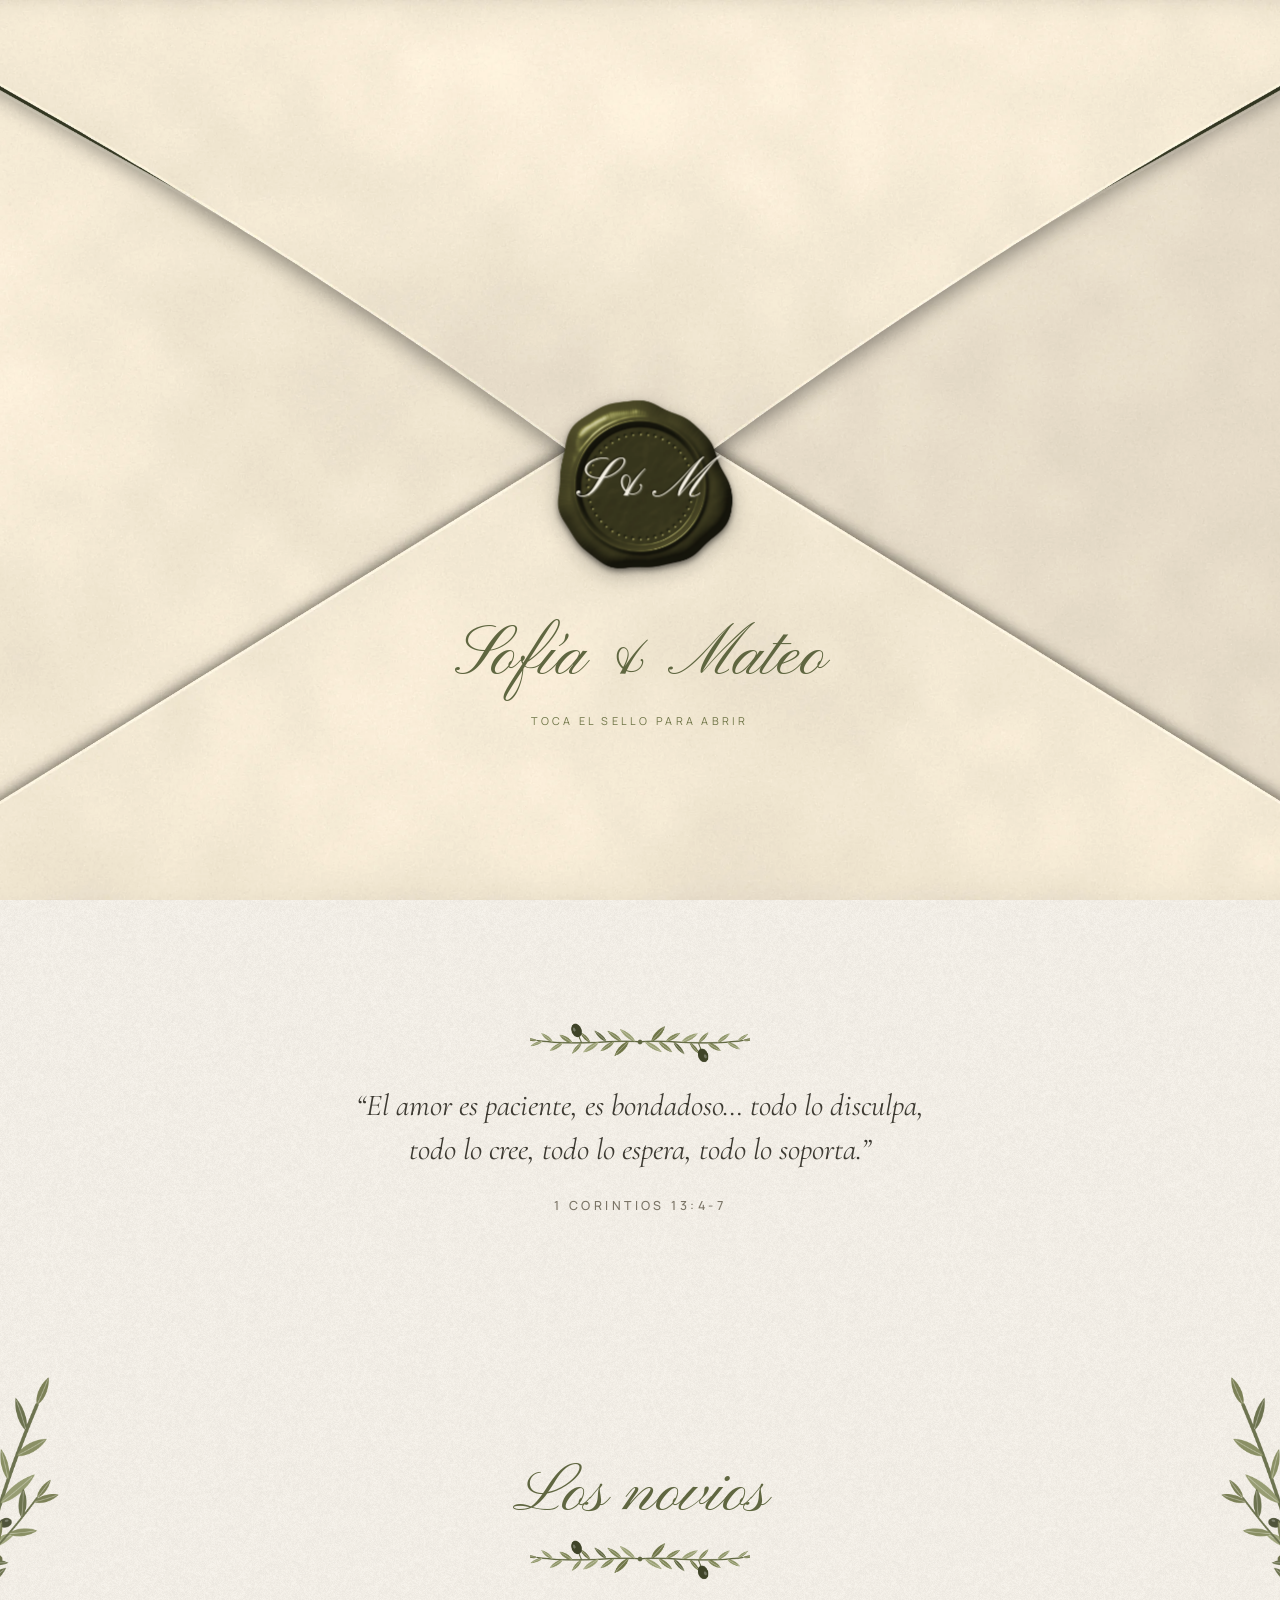
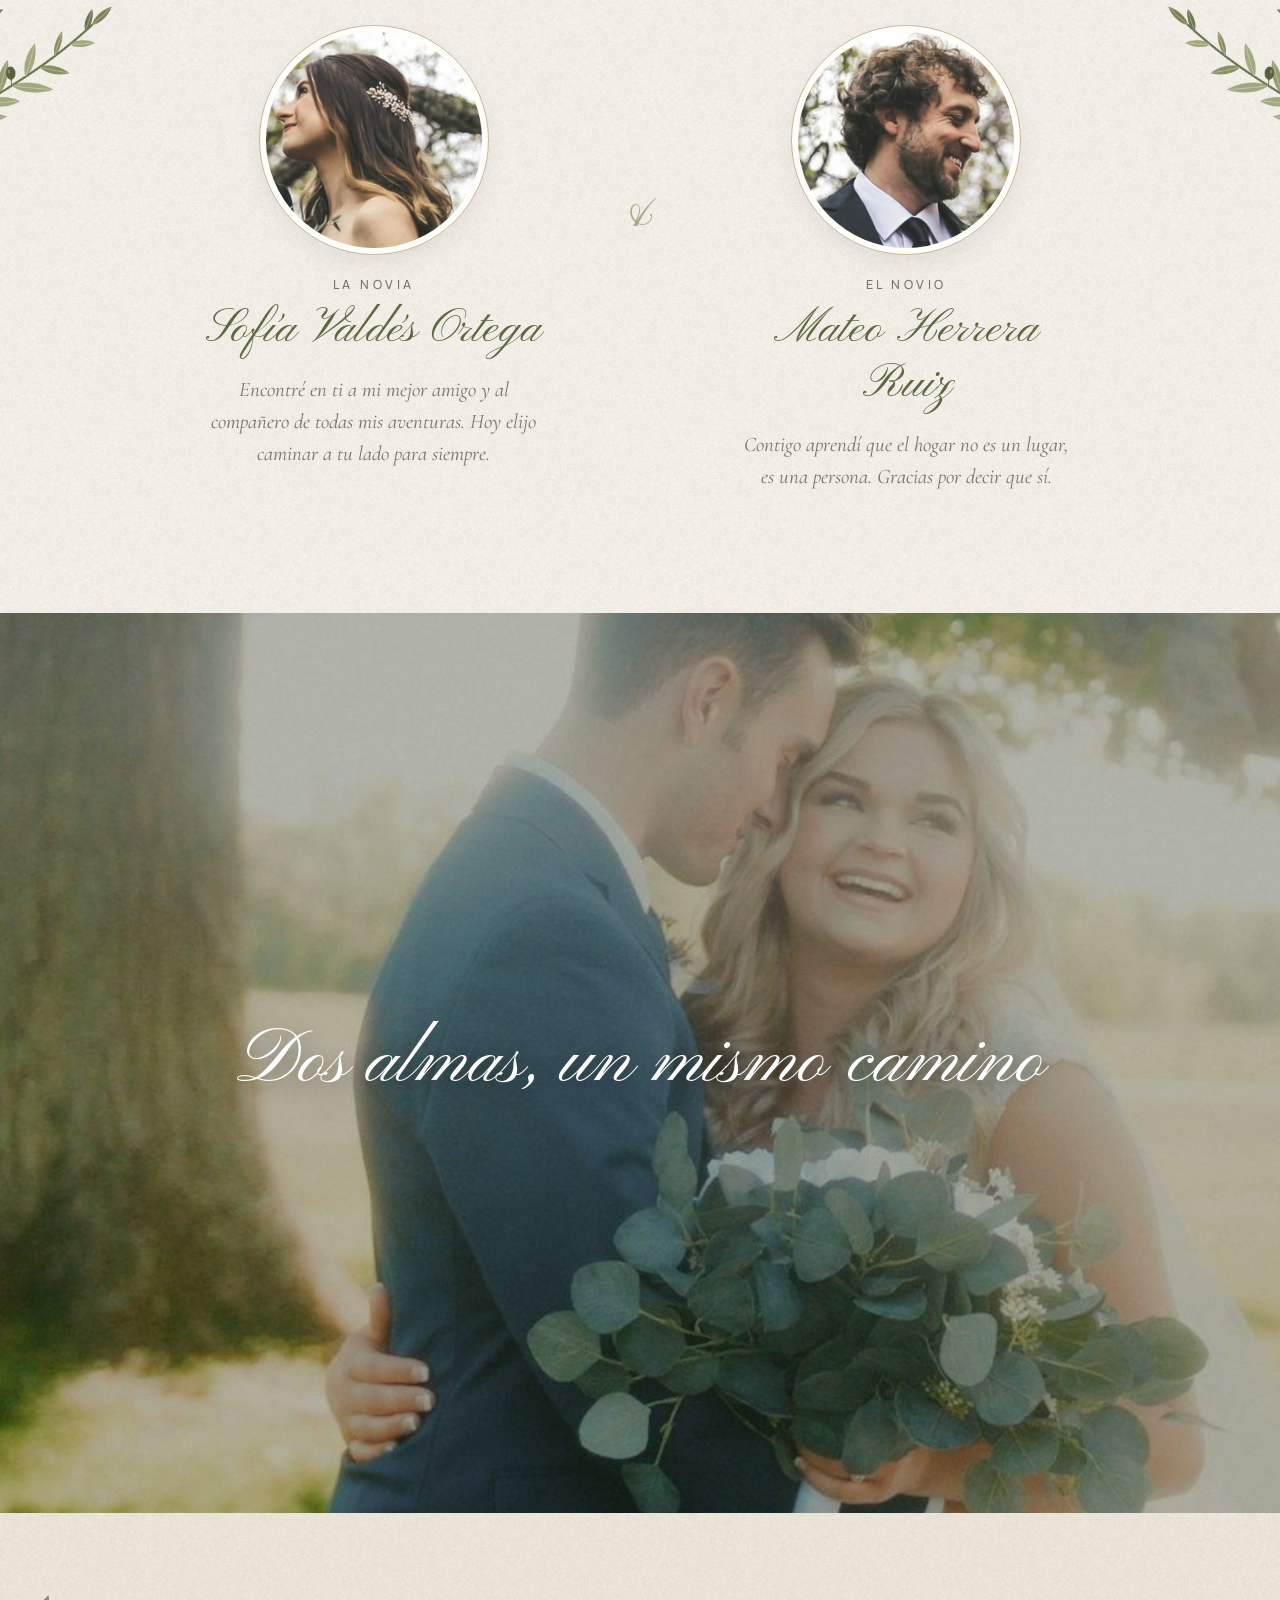
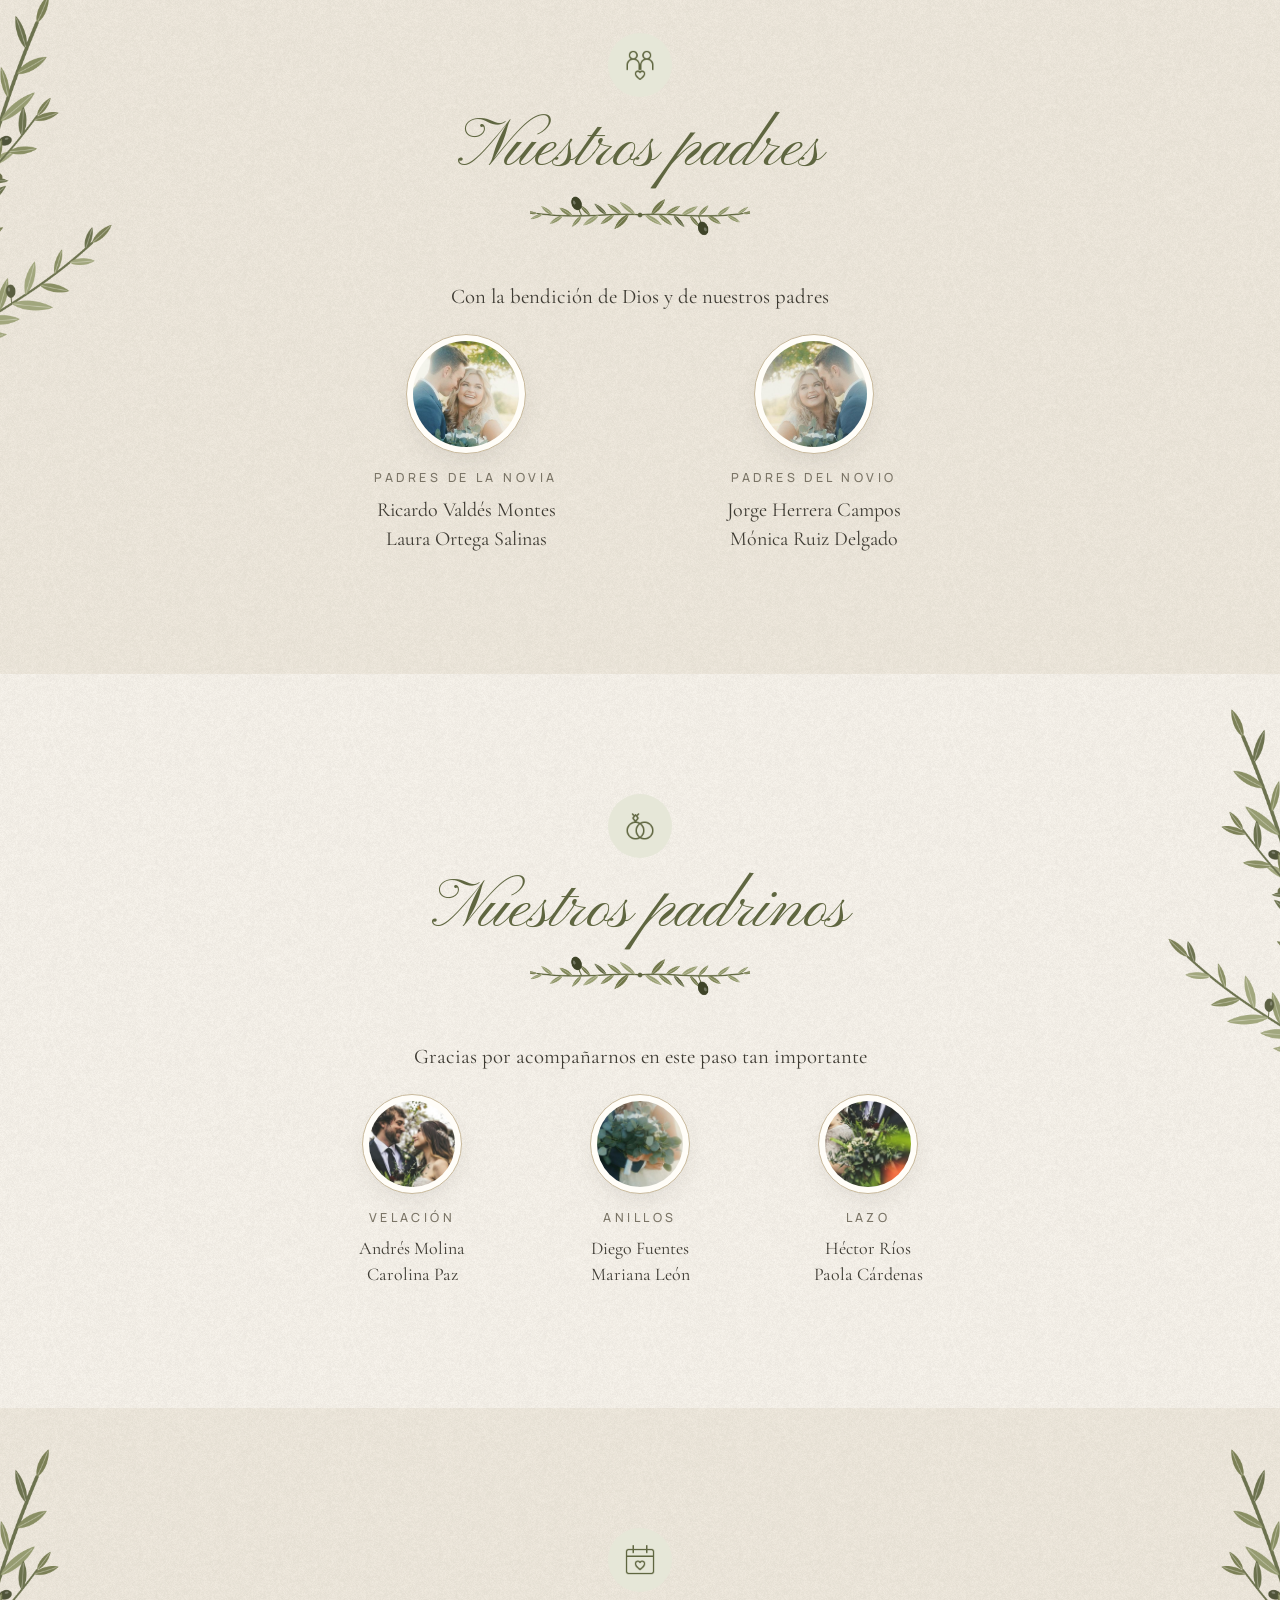
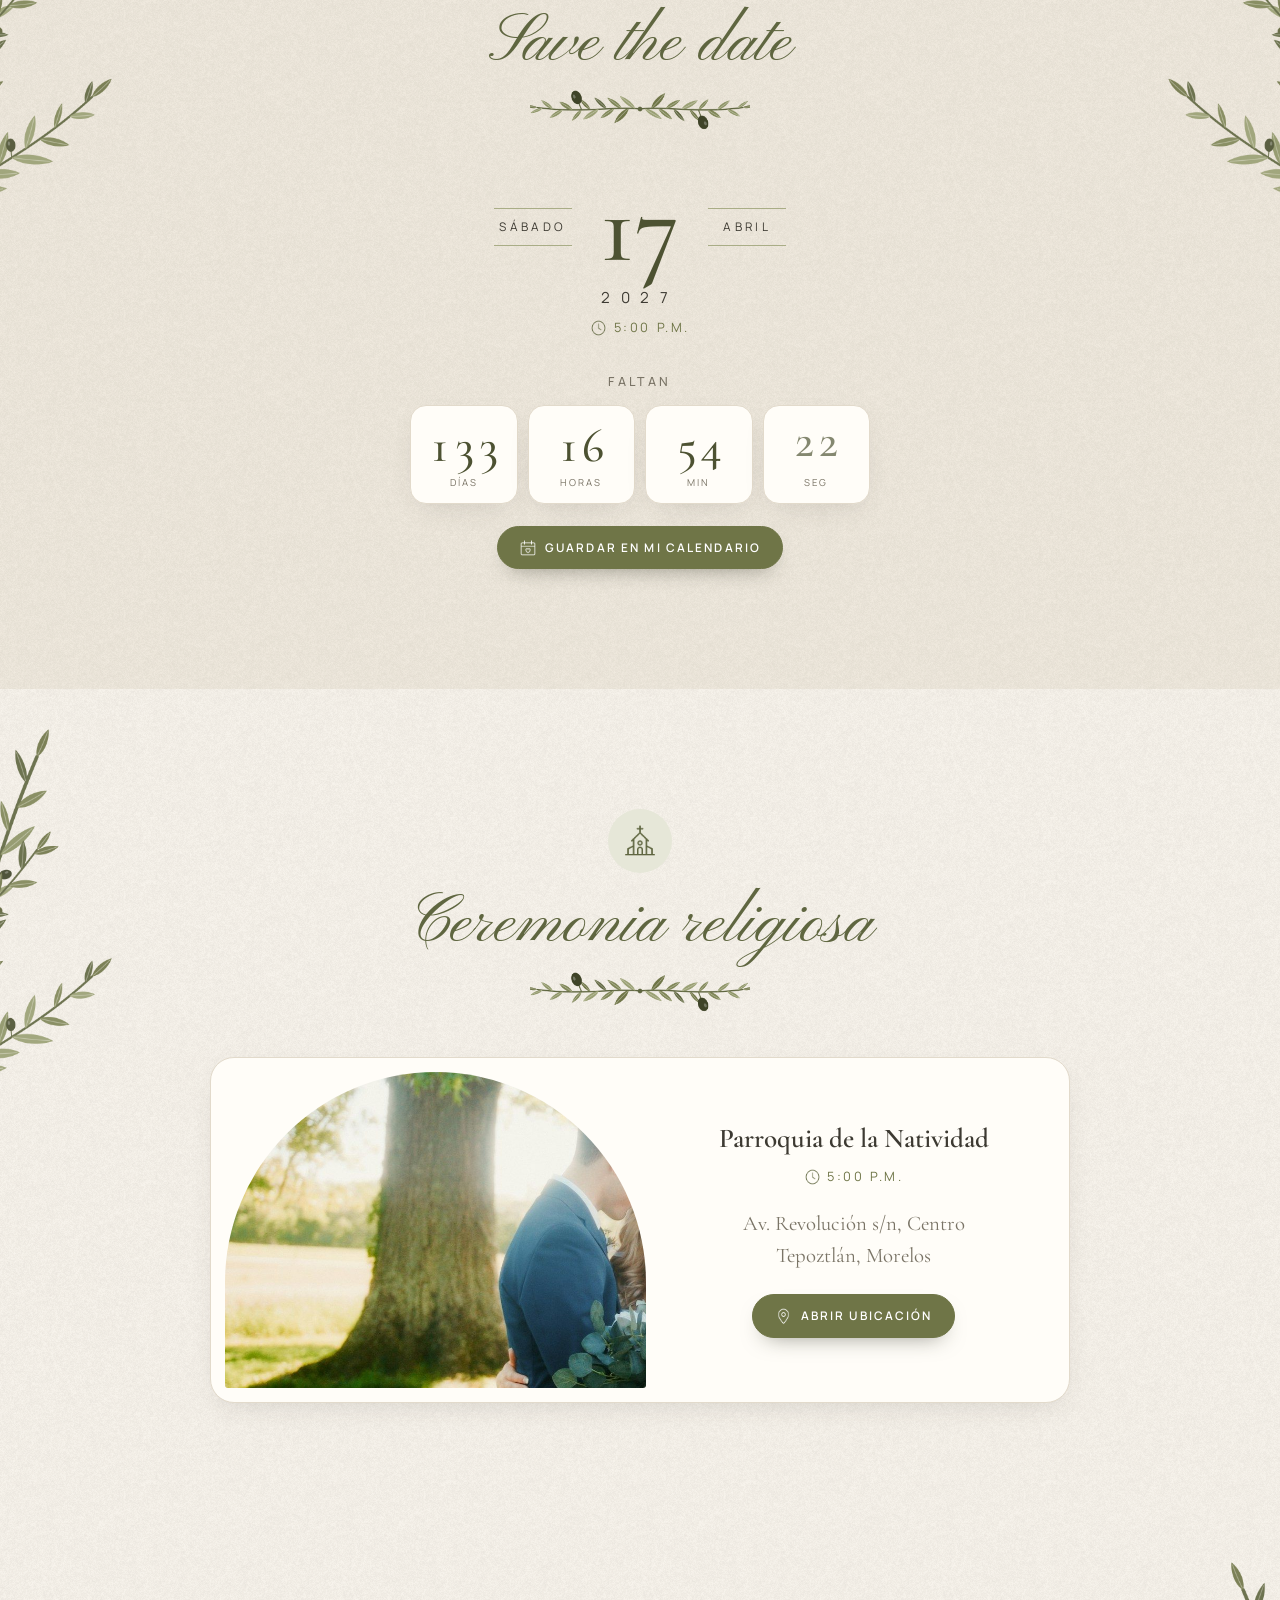
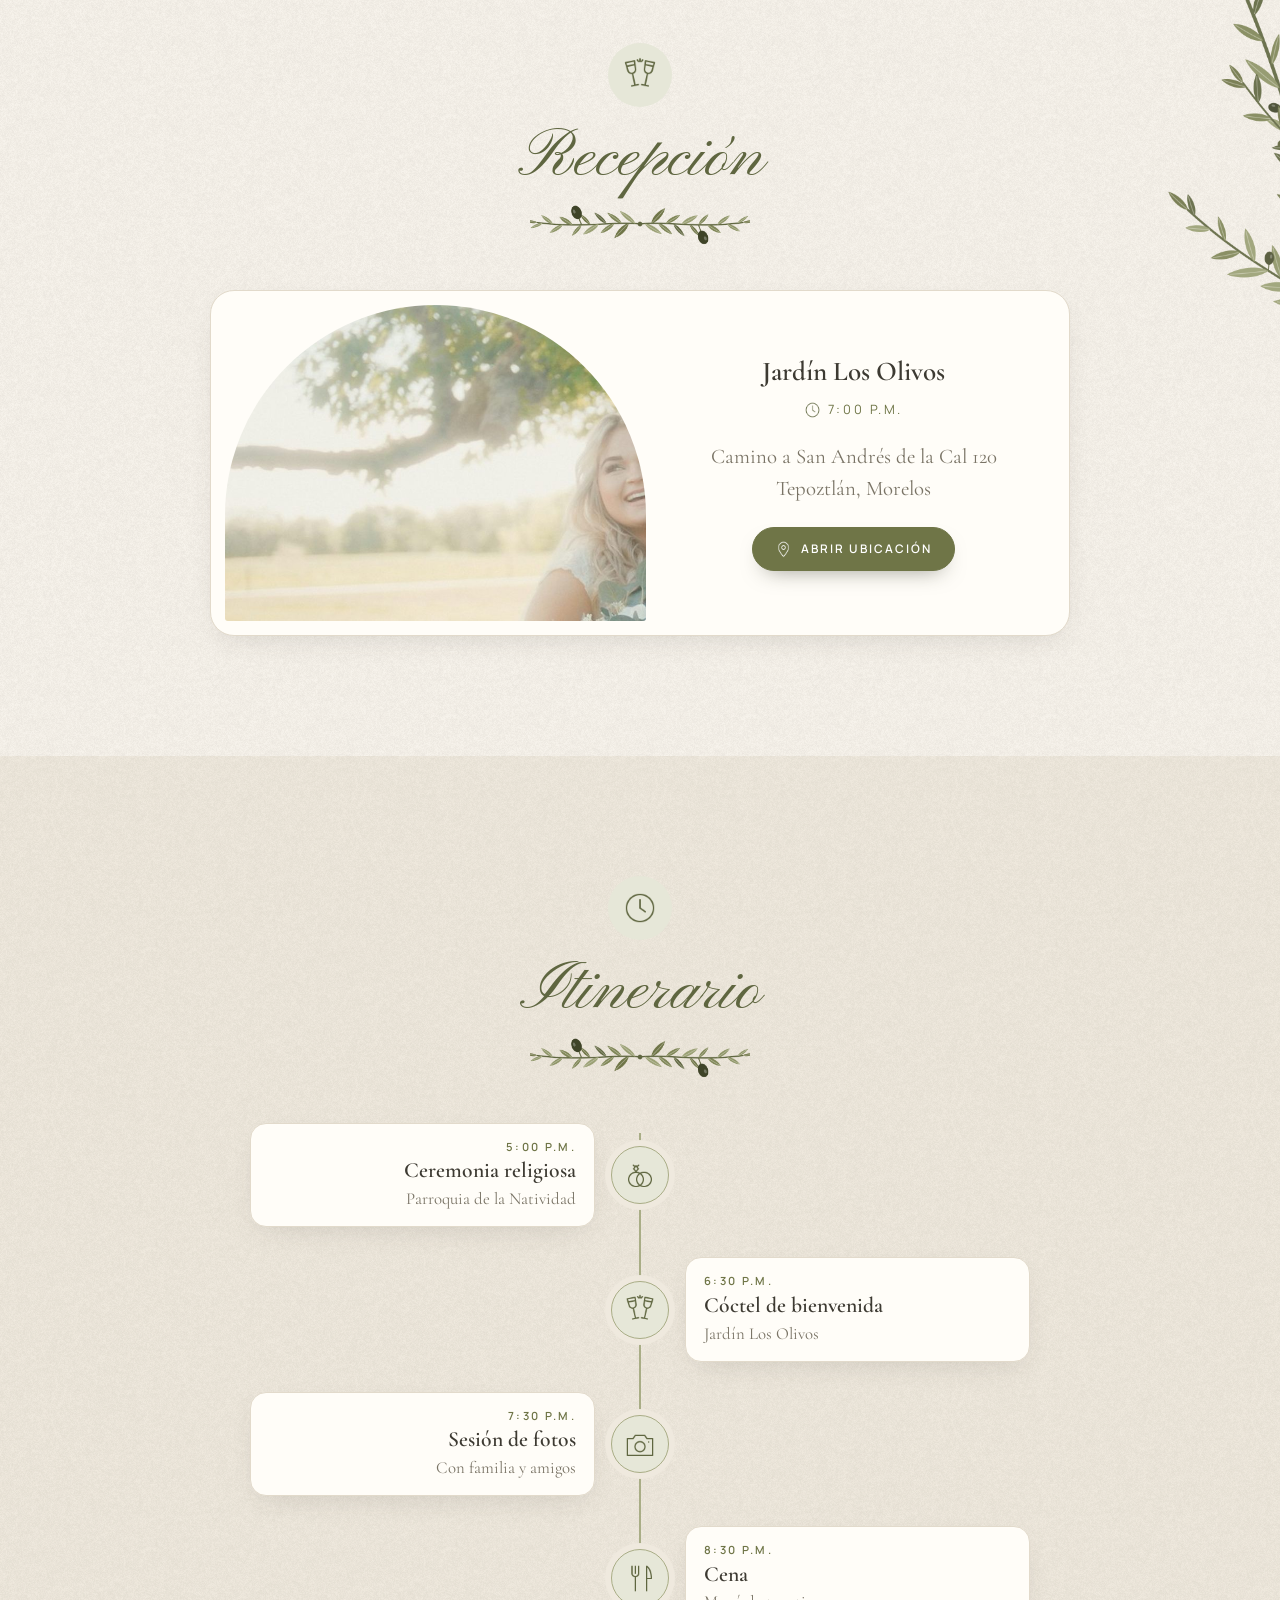
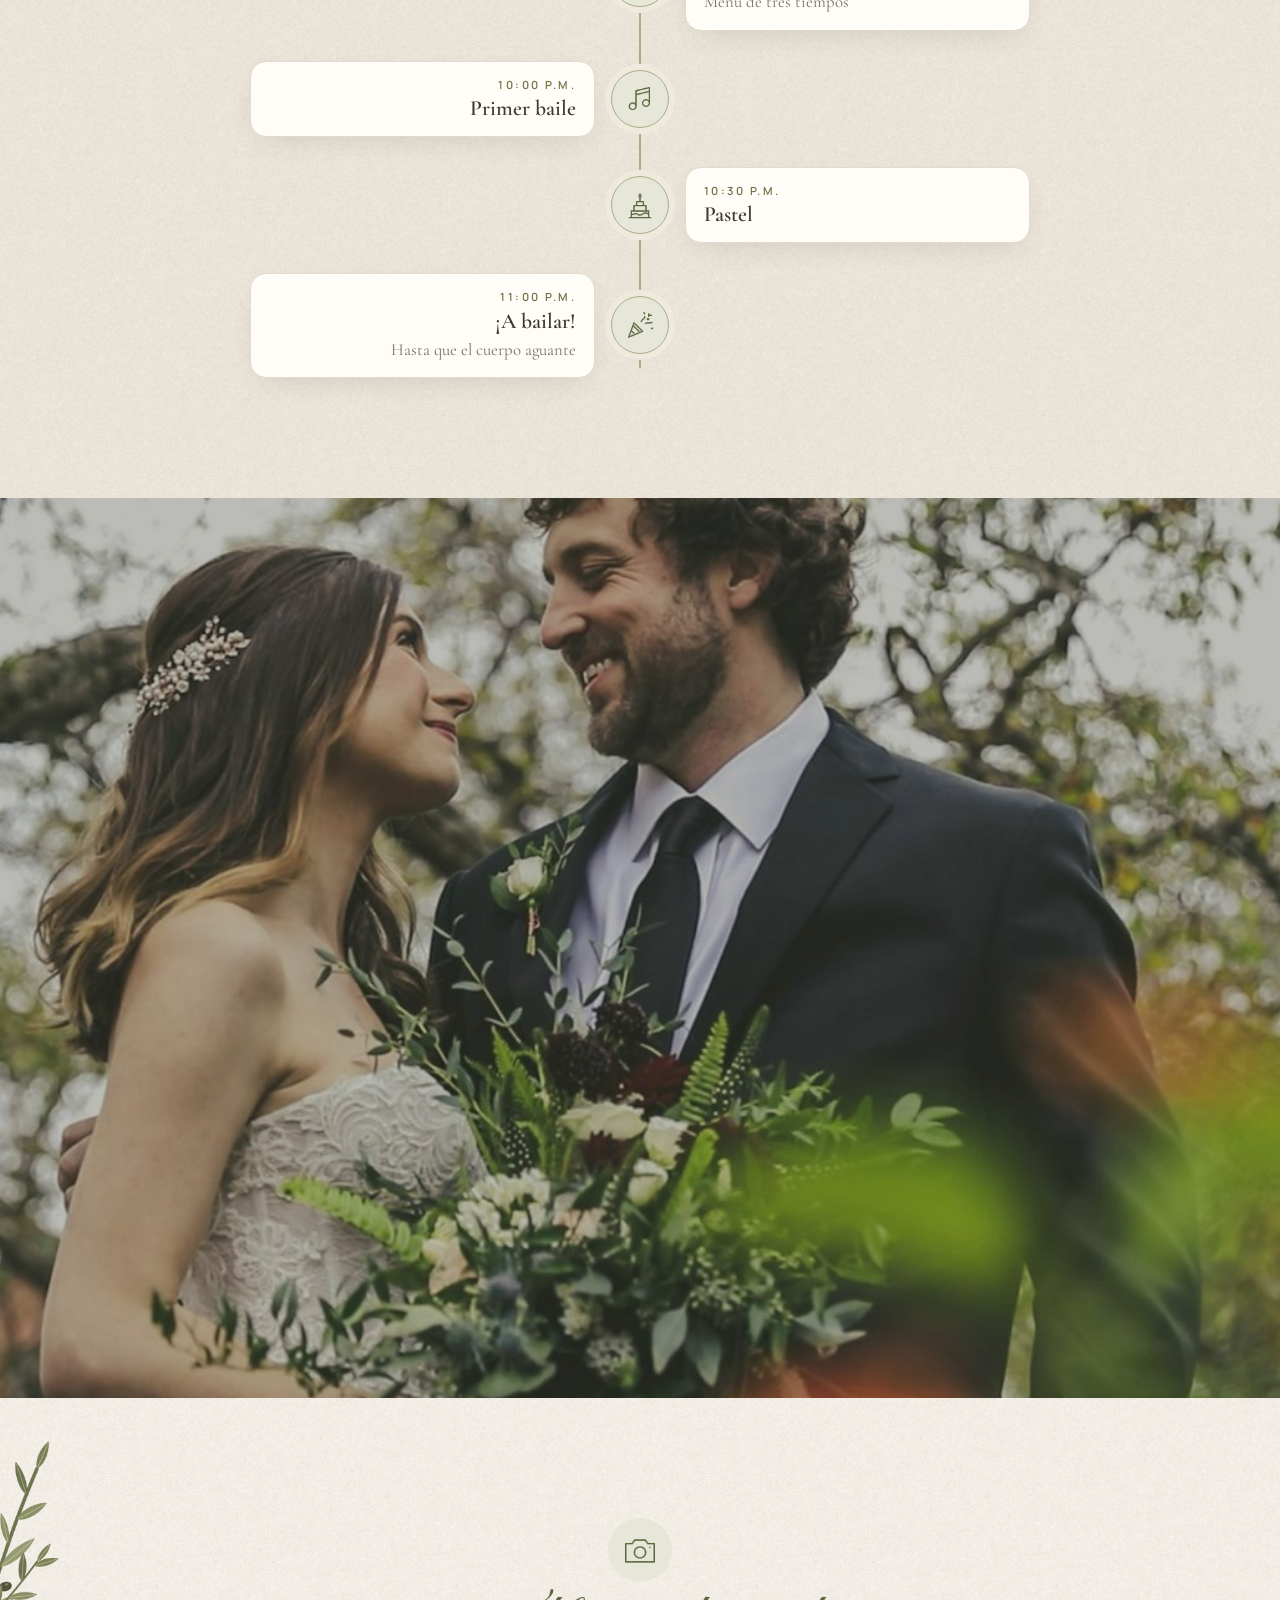
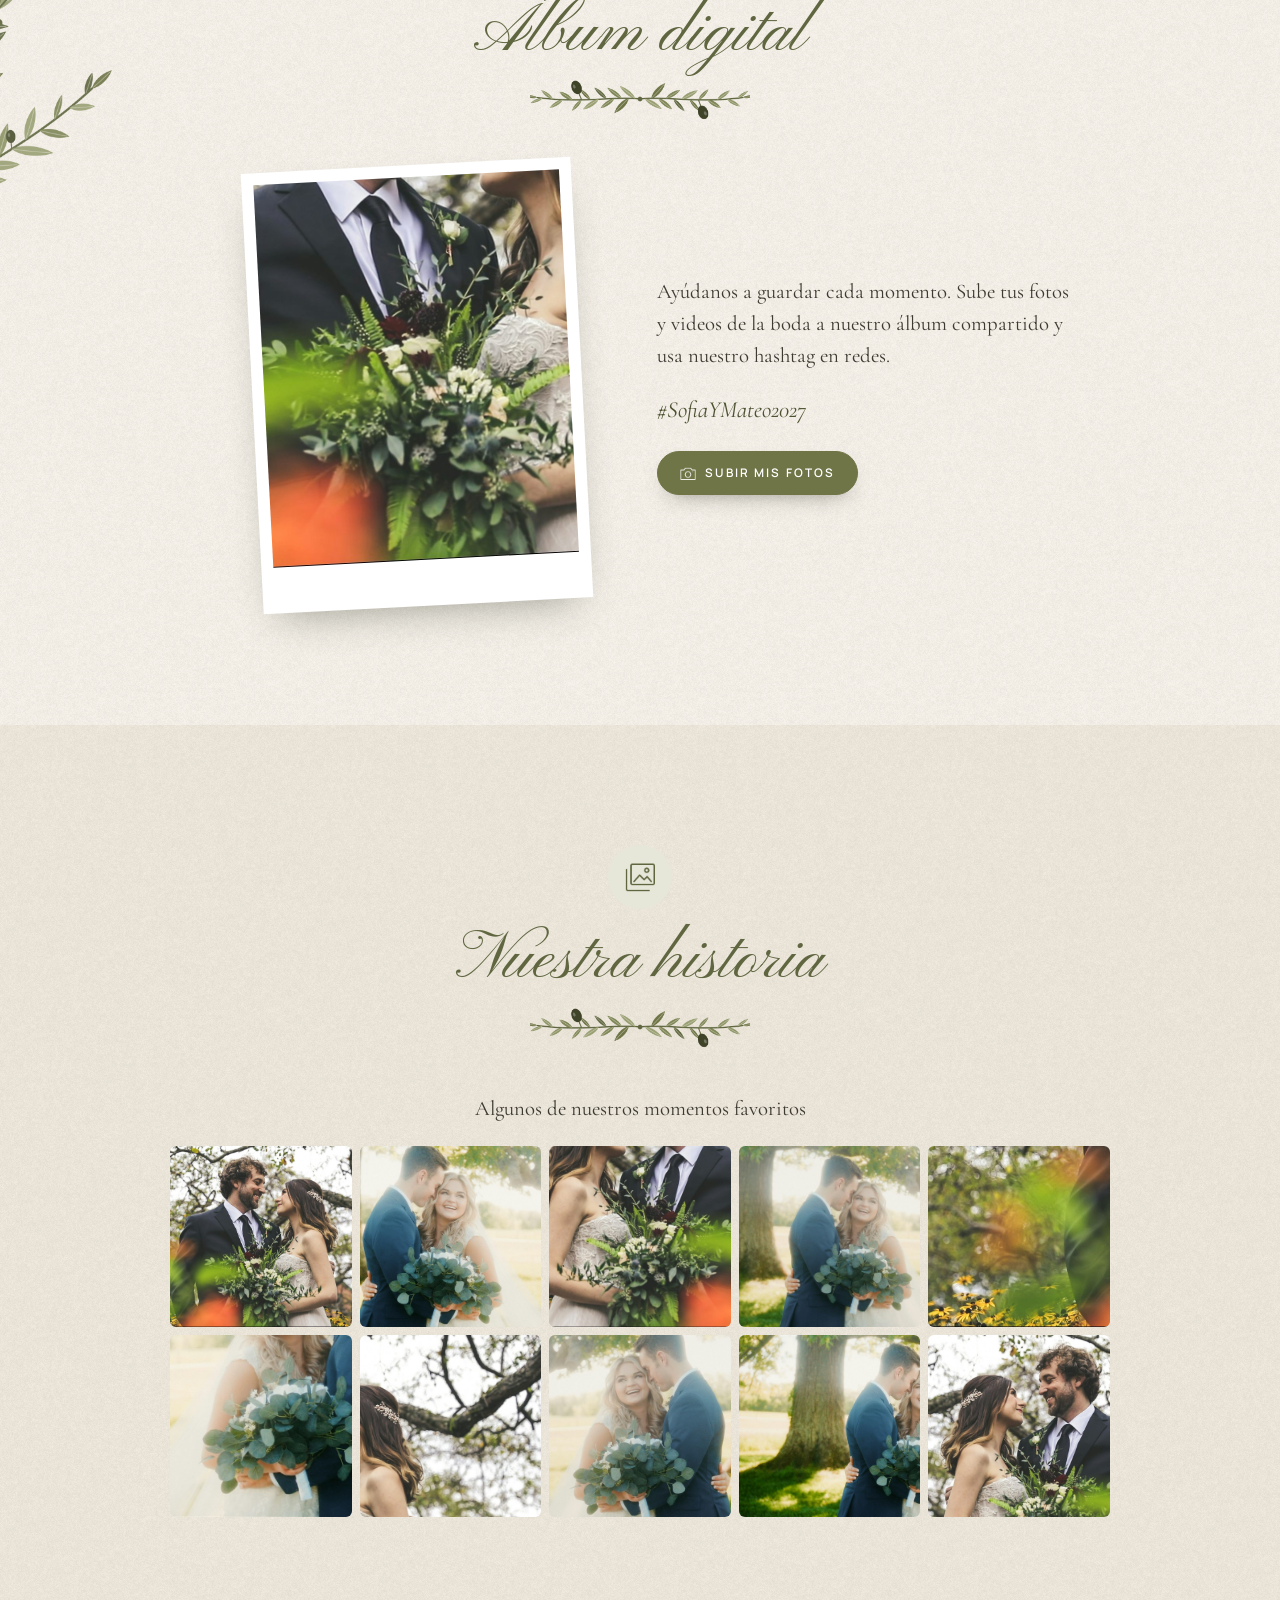
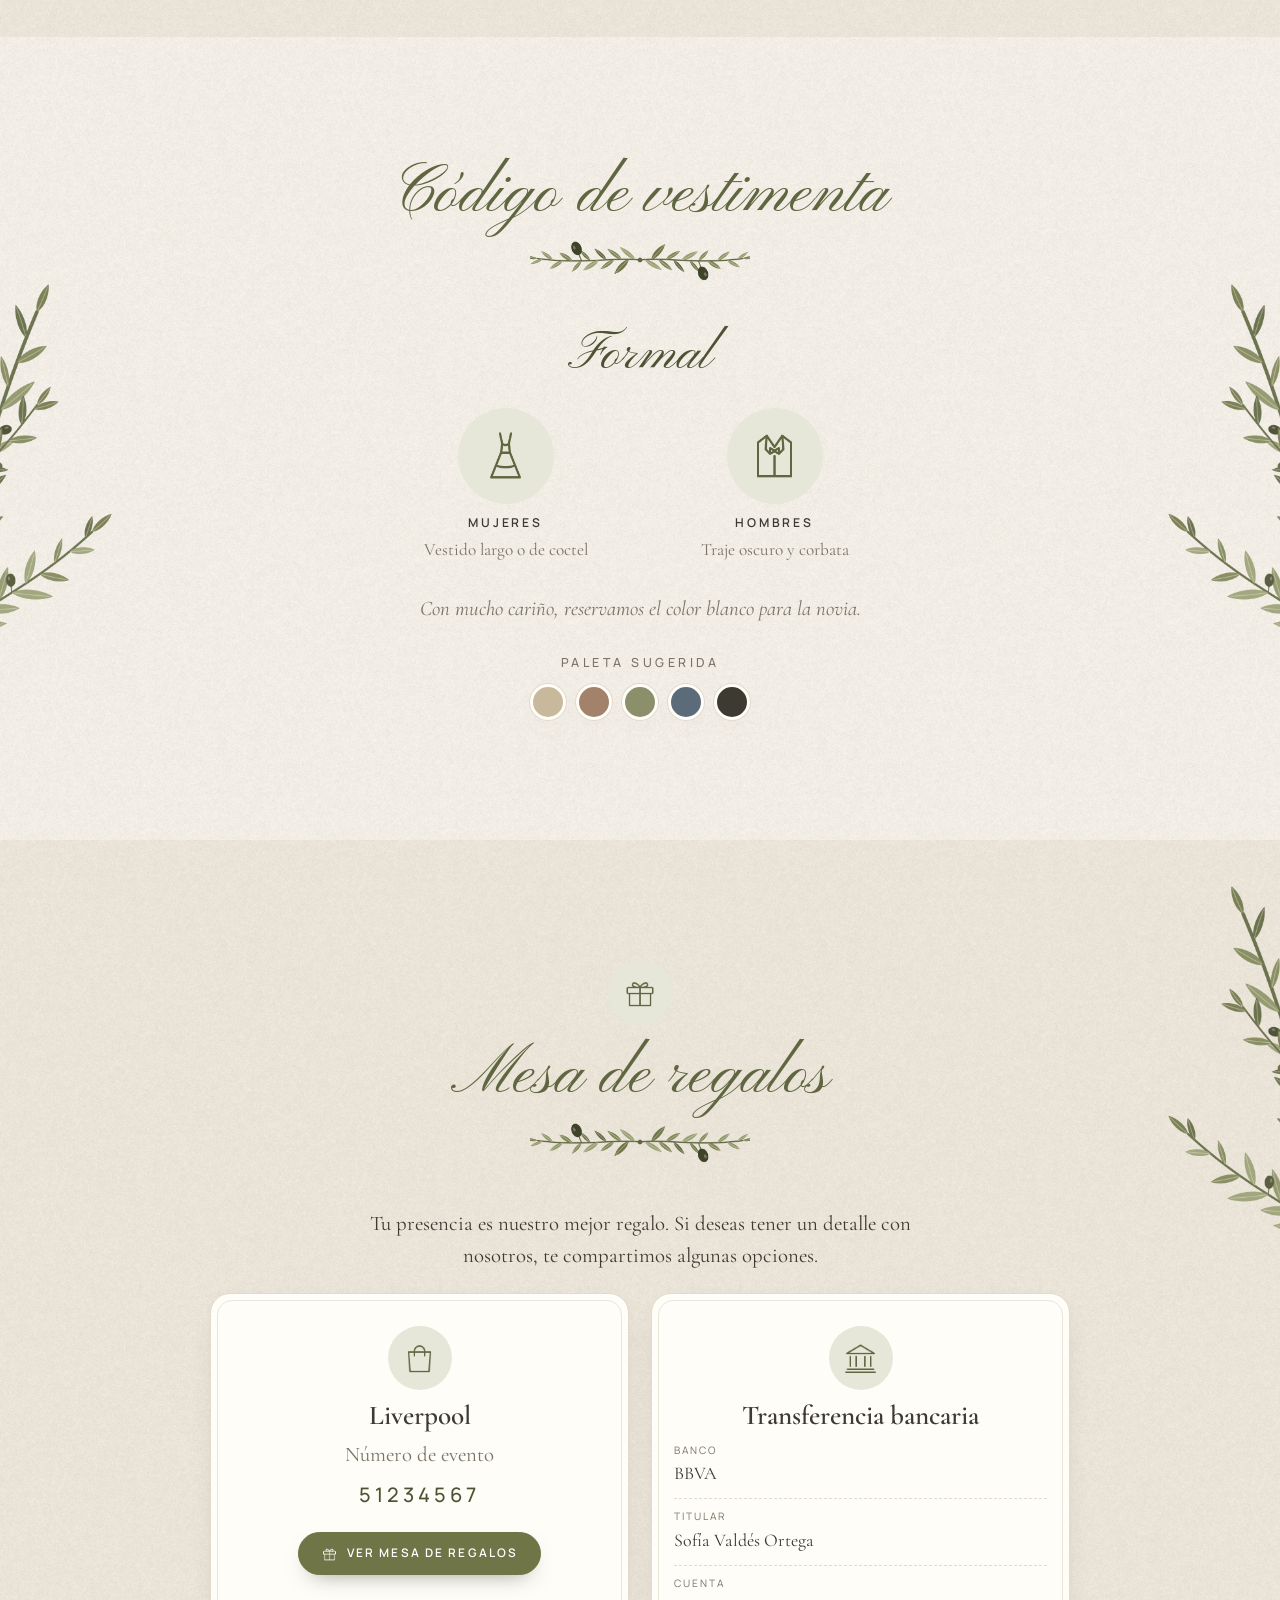
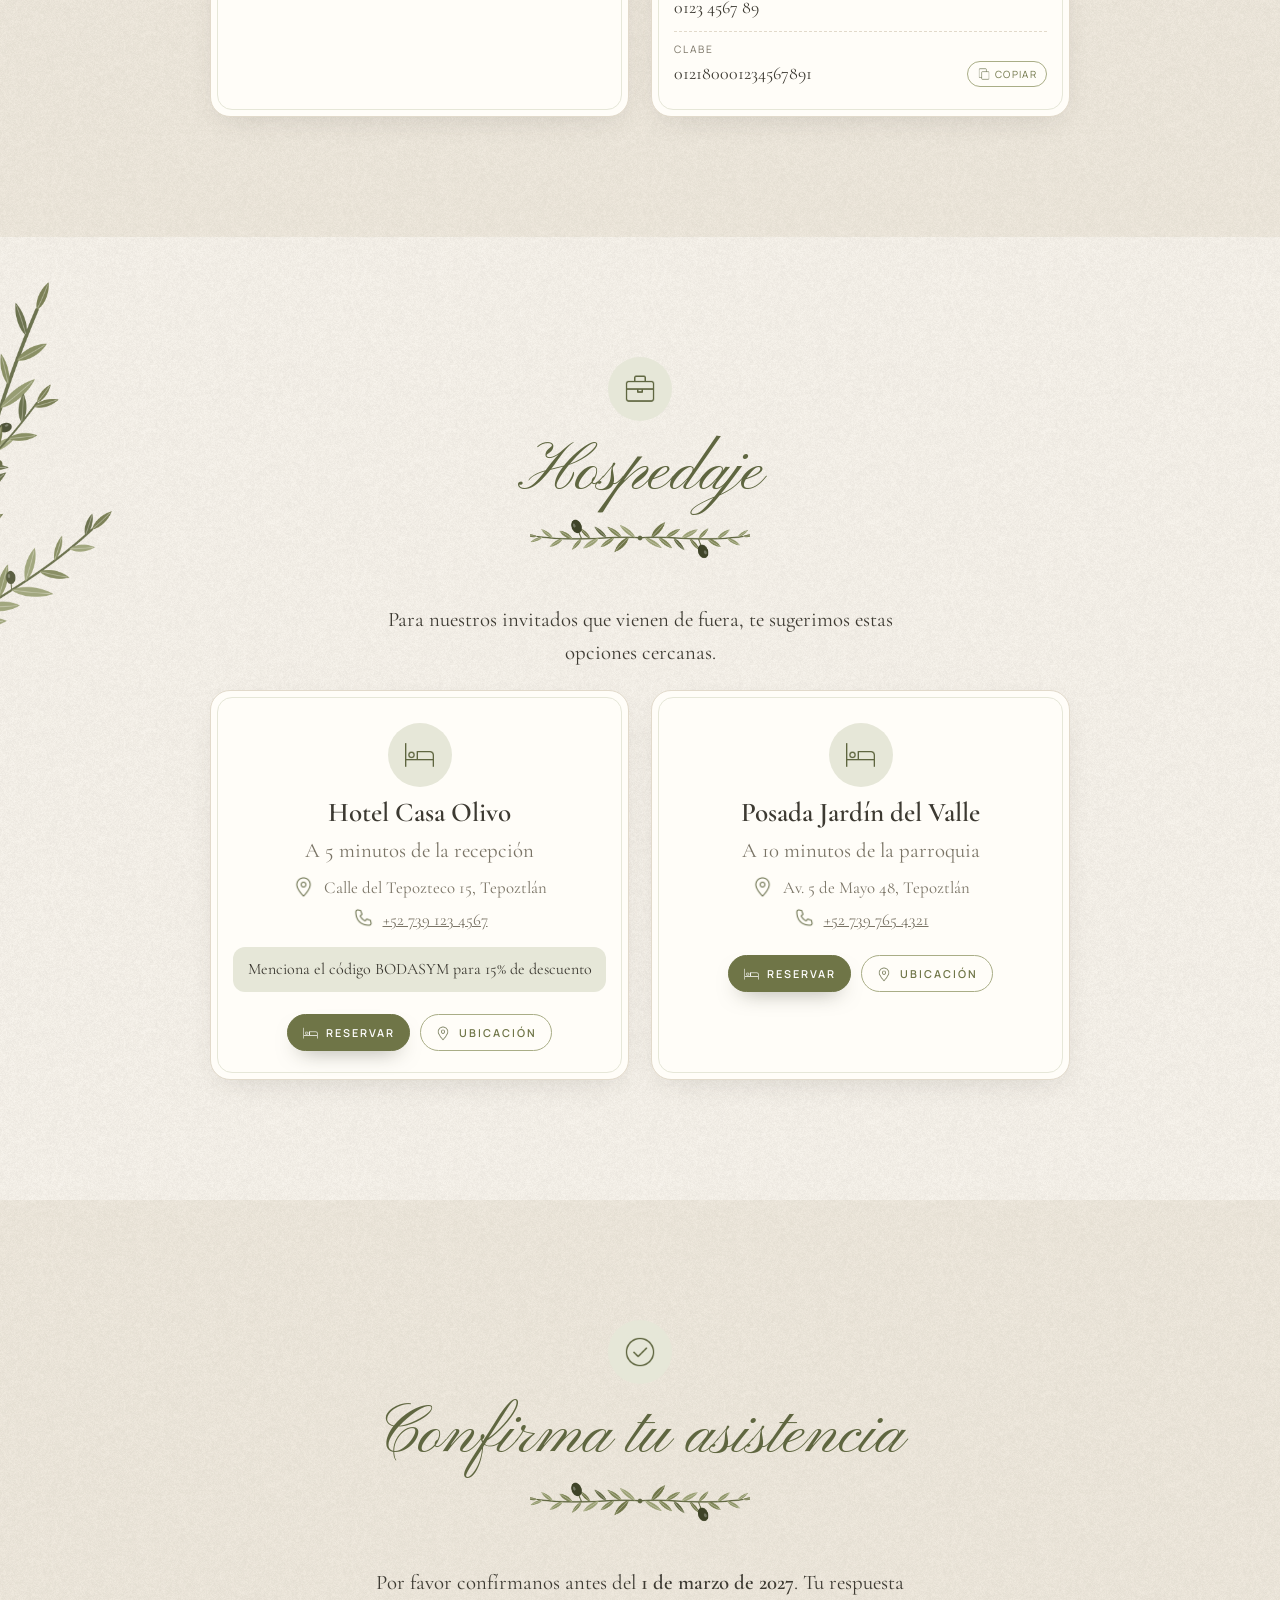
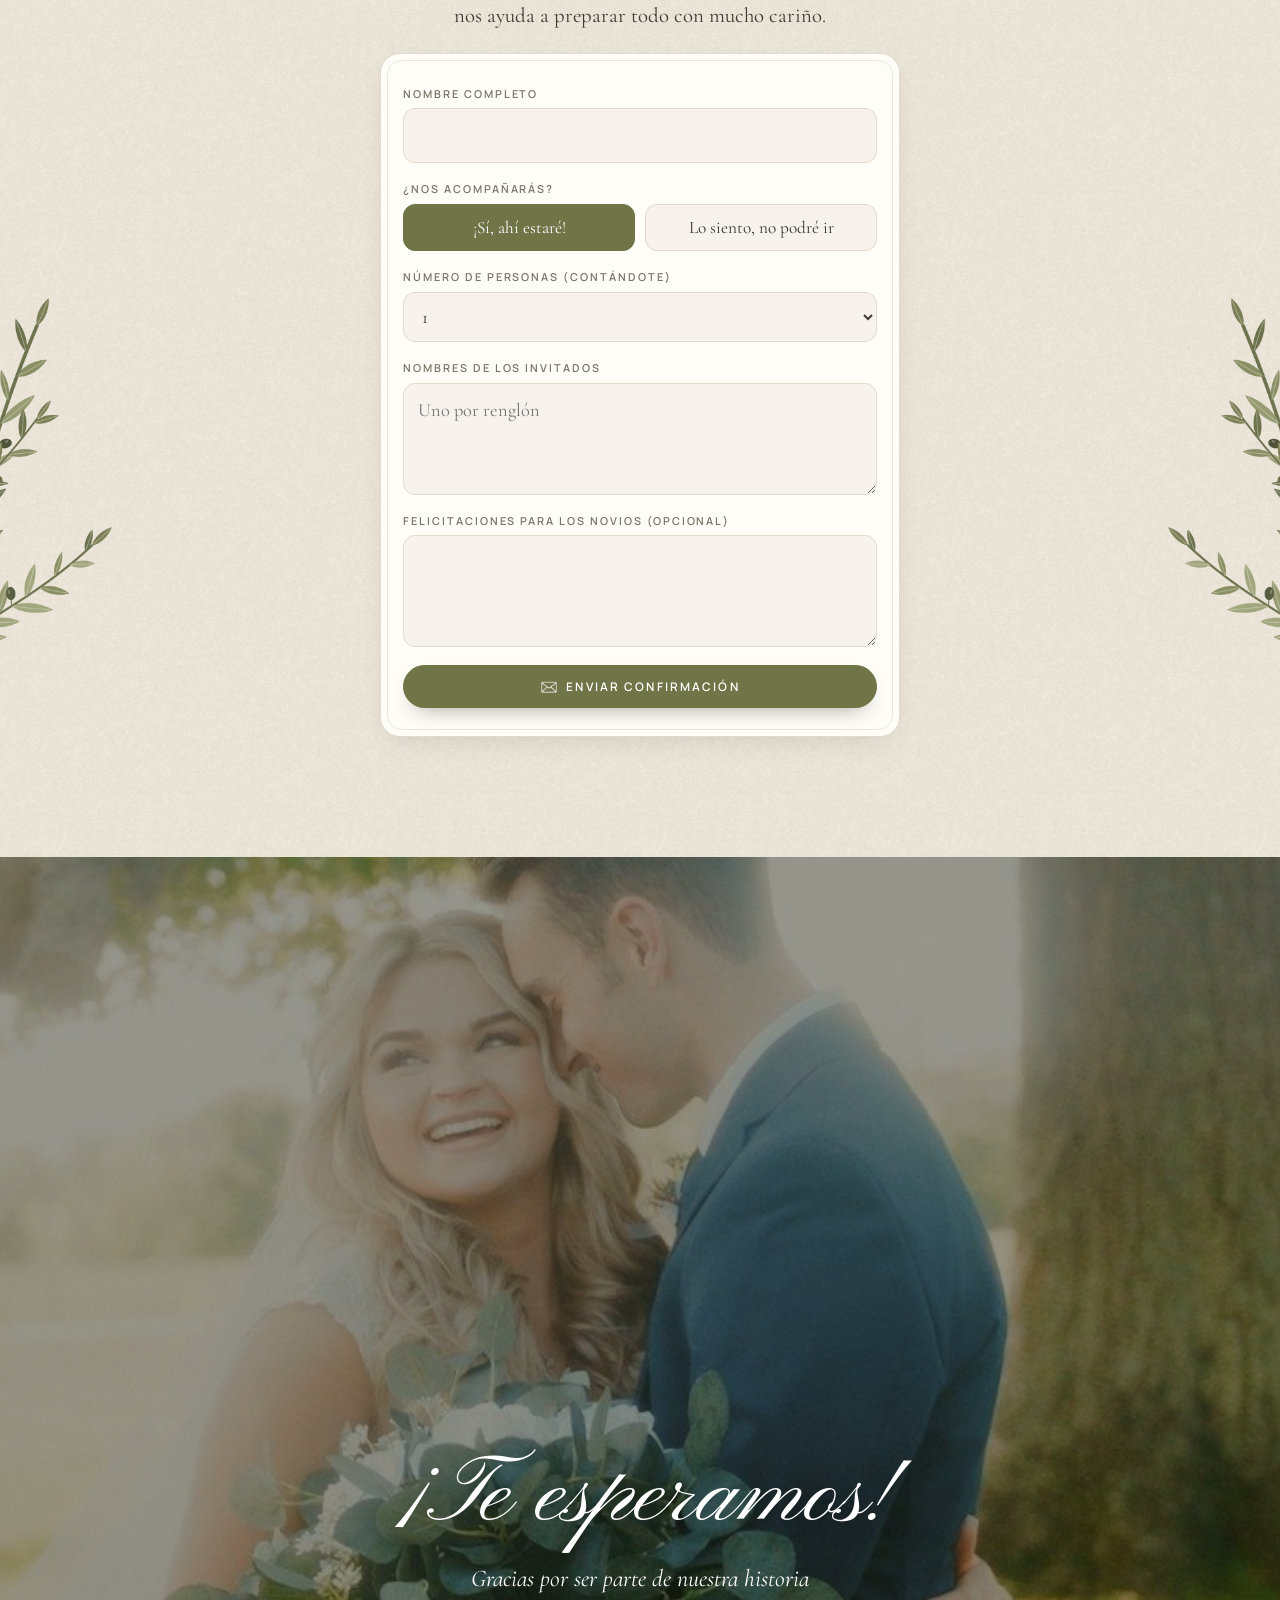
<file: index.html>
<!doctype html>
<html lang="es" class="cargando">
<head>
  <meta charset="utf-8">
  <meta name="viewport" content="width=device-width, initial-scale=1, viewport-fit=cover">

  <!-- =================================================================
       ✏️ ARCHIVO EDITABLE (1 de 2) — textos, fotos, links, orden de
       módulos, animaciones y posición de los adornos.
       El otro archivo editable es css/invitacion.css (colores, fuentes,
       tamaños y fondos).

       Título y vista previa al compartir por WhatsApp. La imagen debe ser
       URL completa al publicar: https://tusitio.com/boda/fotos/portada-1.jpg
       ================================================================= -->
  <title>Sofía & Mateo · Nuestra boda</title>
  <meta name="description" content="Te invitamos a celebrar nuestra boda el 17 de abril de 2027.">
  <meta property="og:title" content="Sofía & Mateo · Nuestra boda">
  <meta property="og:description" content="Sábado 17 de abril de 2027 · Tepoztlán, Morelos">
  <meta property="og:image" content="fotos/portada-1.jpg">
  <meta property="og:type" content="website">
  <meta name="theme-color" content="#6f7547">

  <!-- =================================================================
       ⚙️ AJUSTES (datos que no se ven escritos en la página)
       ================================================================= -->
  <script>
    const AJUSTES = {
      // Para el contador y el calendario. Fecha: AAAA-MM-DDTHH:MM:00 (24 h)
      evento: {
        titulo:      "Boda de Sofía & Mateo",
        fecha:       "2027-04-17T17:00:00",
        fechaFin:    "2027-04-18T02:00:00",
        lugar:       "Tepoztlán, Morelos",
        descripcion: "¡Te esperamos para celebrar nuestra boda!",
      },
      // Formulario de confirmación: se guarda en api.php (ver respuestas en panel.html)
      formulario: {
        api:         "api.php",
        maxPersonas: 10,            // el invitado elige de 1 a este número de personas
      },
      portada: { cadaSegundos: 5, transicionSegundos: 2 },   // carrusel de fotos de la portada
      sobre:   { velocidad: 1 },                            // 1 normal · 1.5 más rápido · 0.7 más lento
      musica:  { archivo: "", volumen: 0.5 },               // ej. "musica/cancion.mp3" ("" = sin música)
    };
  </script>

  <link rel="stylesheet" href="css/invitacion.css?v=3">
  <link rel="stylesheet" href="css/base.css?v=3">
  <noscript><style>html.cargando body { visibility: visible; } .sobre { display: none; }</style></noscript>
</head>
<body>

<!-- =====================================================================
     CÓMO EDITAR ESTE ARCHIVO
     · Cada módulo es un <section>. El ORDEN aquí es el orden en pantalla.
       Para quitar un módulo bórralo completo; para moverlo, córtalo y pégalo.
     · Para quitar un texto o botón, borra su línea.
     · data-animacion="subir"  en el <section> = animación por defecto del módulo
       data-anim                = este elemento se anima (con la del módulo)
       data-anim="letras"       = con una animación propia (lista en js/animaciones.js)
       data-retraso="0.5"  data-duracion="2"   = segundos extra / duración
       data-escalonar           = en un contenedor: sus hijos salen uno tras otro
     · ADORNOS (png/webp con posición exacta, en % del módulo):
       <img class="adorno" src="tematica/flor.png" alt=""
            style="--x:10%; --y:20%; --ancho:30%; --giro:-15deg" data-anim="zoom">
       También: --derecha / --abajo (en lugar de --x / --y), --opacidad,
       --capa (1 detrás del texto · 3 delante) y la clase adorno--espejo.
     ===================================================================== -->


<!-- ============================ SOBRE (bórralo para entrar directo) ============================ -->
<div class="sobre" id="sobre" role="button" tabindex="0" aria-label="Abrir invitación">
  <div class="sobre__escenario">
    <div class="sobre__interior"></div>
    <picture class="sobre__capa sobre__abajo">
      <source media="(orientation: landscape)" srcset="tematica/sobre-abajo-horizontal.webp">
      <img src="tematica/sobre-abajo-vertical.webp" alt="" draggable="false">
    </picture>
    <div class="sobre__solapa">
      <picture class="sobre__capa">
        <source media="(orientation: landscape)" srcset="tematica/sobre-arriba-horizontal.webp">
        <img src="tematica/sobre-arriba-vertical.webp" alt="" draggable="false">
      </picture>
    </div>
    <div class="sobre__textos">
      <p class="sobre__titulo">Sofía &amp; Mateo</p>
      <p class="sobre__ayuda">Toca el sello para abrir</p>
    </div>
    <span class="sobre__sello">
      <img src="tematica/sello.webp" alt="" draggable="false">
      <span class="sobre__iniciales">S&amp;M</span>
    </span>
  </div>
</div>


<main id="invitacion">

  <!-- ============================ PORTADA ============================ -->
  <section class="modulo portada" id="portada" data-animacion="subir">
    <div class="portada__fotos">
      <img src="fotos/portada-1.jpg" alt="">
      <img src="fotos/portada-2.jpg" alt="">
      <img src="fotos/portada-3.jpg" alt="">
    </div>
    <div class="portada__capa"></div>
    <div class="portada__contenido">
      <p class="etiqueta" data-anim data-retraso="0.3">Nos casamos</p>
      <h1 class="portada__nombres" data-anim="letras" data-retraso="0.6">Sofía &amp; Mateo</h1>
      <p class="portada__fecha" data-anim data-retraso="1.4">17 · 04 · 2027</p>
    </div>
    <div class="portada__puntos"></div>
    <a class="portada__bajar" href="#" aria-label="Ver más" data-anim="flotar">
      <img src="iconos/flecha-abajo.png" alt="">
    </a>
  </section>

  <!-- ============================ FRASE ============================ -->
  <section class="modulo" id="frase" data-animacion="desenfoque">
    <div class="contenedor">
      <img class="divisor" style="margin: 0 auto 20px" src="tematica/divisor.png" alt="" data-anim="linea">
      <p class="frase__texto" data-anim>“El amor es paciente, es bondadoso… todo lo disculpa, todo lo cree, todo lo espera, todo lo soporta.”</p>
      <p class="etiqueta" data-anim>1 Corintios 13:4-7</p>
    </div>
  </section>

  <!-- ============================ NOVIOS ============================ -->
  <section class="modulo" id="novios" data-animacion="subir">
    <img class="adorno" src="tematica/hoja-izquierda.png" alt="" style="--x:-7%; --y:4%" data-anim="hoja-izquierda">
    <img class="adorno" src="tematica/hoja-derecha.png" alt="" style="--derecha:-7%; --y:4%" data-anim="hoja-derecha">
    <div class="contenedor">
      <header class="encabezado">
        <h2 class="titulo" data-anim>Los novios</h2>
        <img class="divisor" src="tematica/divisor.png" alt="" data-anim="linea">
      </header>
      <div class="novios">
        <article class="novio-tarjeta">
          <div class="foto-circulo" data-anim="circulo"><img src="fotos/novia.jpg" alt=""></div>
          <p class="etiqueta" data-anim>La novia</p>
          <h3 class="nombre-novio" data-anim>Sofía Valdés Ortega</h3>
          <p class="mensaje" data-anim>Encontré en ti a mi mejor amigo y al compañero de todas mis aventuras. Hoy elijo caminar a tu lado para siempre.</p>
        </article>
        <div class="novios__y" data-anim="rebote">&amp;</div>
        <article class="novio-tarjeta">
          <div class="foto-circulo" data-anim="circulo"><img src="fotos/novio.jpg" alt=""></div>
          <p class="etiqueta" data-anim>El novio</p>
          <h3 class="nombre-novio" data-anim>Mateo Herrera Ruiz</h3>
          <p class="mensaje" data-anim>Contigo aprendí que el hogar no es un lugar, es una persona. Gracias por decir que sí.</p>
        </article>
      </div>
    </div>
  </section>

  <!-- ============================ FOTO PARALLAX 1 ============================ -->
  <section class="modulo parallax" id="parallax1" data-animacion="zoom-suave">
    <div class="parallax__marco" data-parallax><img class="parallax__img" src="fotos/parallax-1.jpg" alt=""></div>
    <div class="parallax__capa"></div>
    <p class="parallax__texto" data-anim>Dos almas, un mismo camino</p>
  </section>

  <!-- ============================ PADRES ============================ -->
  <section class="modulo" id="padres" data-animacion="subir">
    <img class="adorno" src="tematica/hoja-izquierda.png" alt="" style="--x:-7%; --y:10%" data-anim="hoja-izquierda">
    <div class="contenedor">
      <header class="encabezado">
        <span class="icono-circulo" data-anim><img src="iconos/familia.png" alt=""></span>
        <h2 class="titulo" data-anim>Nuestros padres</h2>
        <img class="divisor" src="tematica/divisor.png" alt="" data-anim="linea">
      </header>
      <p class="texto" data-anim>Con la bendición de Dios y de nuestros padres</p>
      <div class="personas" data-escalonar>
        <article class="persona" data-anim>
          <div class="foto-circulo"><img src="fotos/padres-novia.jpg" alt=""></div>
          <p class="etiqueta">Padres de la novia</p>
          <p class="persona__nombres">Ricardo Valdés Montes<br>Laura Ortega Salinas</p>
        </article>
        <article class="persona" data-anim>
          <div class="foto-circulo"><img src="fotos/padres-novio.jpg" alt=""></div>
          <p class="etiqueta">Padres del novio</p>
          <p class="persona__nombres">Jorge Herrera Campos<br>Mónica Ruiz Delgado</p>
        </article>
      </div>
    </div>
  </section>

  <!-- ============================ PADRINOS ============================ -->
  <section class="modulo" id="padrinos" data-animacion="zoom">
    <img class="adorno" src="tematica/hoja-derecha.png" alt="" style="--derecha:-7%; --y:4%" data-anim="hoja-derecha">
    <div class="contenedor">
      <header class="encabezado">
        <span class="icono-circulo" data-anim><img src="iconos/anillos.png" alt=""></span>
        <h2 class="titulo" data-anim>Nuestros padrinos</h2>
        <img class="divisor" src="tematica/divisor.png" alt="" data-anim="linea">
      </header>
      <p class="texto" data-anim>Gracias por acompañarnos en este paso tan importante</p>
      <div class="personas personas--padrinos" data-escalonar>
        <article class="persona" data-anim>
          <div class="foto-circulo"><img src="fotos/padrinos-1.jpg" alt=""></div>
          <p class="etiqueta">Velación</p>
          <p class="persona__nombres">Andrés Molina<br>Carolina Paz</p>
        </article>
        <article class="persona" data-anim>
          <div class="foto-circulo"><img src="fotos/padrinos-2.jpg" alt=""></div>
          <p class="etiqueta">Anillos</p>
          <p class="persona__nombres">Diego Fuentes<br>Mariana León</p>
        </article>
        <article class="persona" data-anim>
          <div class="foto-circulo"><img src="fotos/padrinos-3.jpg" alt=""></div>
          <p class="etiqueta">Lazo</p>
          <p class="persona__nombres">Héctor Ríos<br>Paola Cárdenas</p>
        </article>
      </div>
    </div>
  </section>

  <!-- ============================ FECHA + CONTADOR + CALENDARIO ============================ -->
  <!-- La fecha del contador y del calendario está en AJUSTES.evento (arriba) -->
  <section class="modulo" id="fecha" data-animacion="subir">
    <img class="adorno" src="tematica/hoja-izquierda.png" alt="" style="--x:-7%; --y:4%" data-anim="hoja-izquierda">
    <img class="adorno" src="tematica/hoja-derecha.png" alt="" style="--derecha:-7%; --y:4%" data-anim="hoja-derecha">
    <div class="contenedor">
      <header class="encabezado">
        <span class="icono-circulo" data-anim><img src="iconos/calendario.png" alt=""></span>
        <h2 class="titulo" data-anim>Save the date</h2>
        <img class="divisor" src="tematica/divisor.png" alt="" data-anim="linea">
      </header>
      <div class="fecha-grande">
        <span class="fecha-grande__lado" data-anim="izquierda">Sábado</span>
        <span class="fecha-grande__dia" data-anim="rebote">17</span>
        <span class="fecha-grande__lado" data-anim="derecha">Abril</span>
      </div>
      <p class="fecha-anio" data-anim>2027</p>
      <p class="fecha-hora" data-anim><img class="icono-linea" src="iconos/reloj.png" alt=""><span>5:00 p.m.</span></p>

      <p class="etiqueta" data-anim>Faltan</p>
      <div class="contador" data-contador data-anim>
        <div class="contador__caja"><span class="contador__num" data-contador-parte="dias">00</span><span class="contador__etq">Días</span></div>
        <div class="contador__caja"><span class="contador__num" data-contador-parte="horas">00</span><span class="contador__etq">Horas</span></div>
        <div class="contador__caja"><span class="contador__num" data-contador-parte="minutos">00</span><span class="contador__etq">Min</span></div>
        <div class="contador__caja"><span class="contador__num" data-contador-parte="segundos">00</span><span class="contador__etq">Seg</span></div>
      </div>
      <p class="contador__final" data-contador-final hidden>¡Llegó el gran día!</p>

      <div class="botones" data-anim>
        <button class="boton" type="button" data-calendario-abrir>
          <img class="boton__icono" src="iconos/calendario.png" alt=""><span>Guardar en mi calendario</span>
        </button>
      </div>
      <div class="botones calendario-opciones" data-calendario-opciones hidden>
        <a class="boton boton--borde boton--chico" data-calendario-google target="_blank" rel="noopener">Google Calendar</a>
        <a class="boton boton--borde boton--chico" data-calendario-ics download="evento.ics">Apple / Outlook</a>
      </div>
    </div>
  </section>

  <!-- ============================ MISA ============================ -->
  <section class="modulo" id="misa" data-animacion="subir">
    <img class="adorno" src="tematica/hoja-izquierda.png" alt="" style="--x:-7%; --y:4%" data-anim="hoja-izquierda">
    <div class="contenedor">
      <header class="encabezado">
        <span class="icono-circulo" data-anim><img src="iconos/iglesia.png" alt=""></span>
        <h2 class="titulo" data-anim>Ceremonia religiosa</h2>
        <img class="divisor" src="tematica/divisor.png" alt="" data-anim="linea">
      </header>
      <article class="lugar">
        <div class="lugar__foto" data-anim="cortina"><img src="fotos/misa.jpg" alt="" loading="lazy"></div>
        <div class="lugar__info">
          <h3 class="lugar__nombre" data-anim>Parroquia de la Natividad</h3>
          <p class="lugar__hora" data-anim><img class="icono-linea" src="iconos/reloj.png" alt=""><span>5:00 p.m.</span></p>
          <p class="lugar__direccion" data-anim>Av. Revolución s/n, Centro<br>Tepoztlán, Morelos</p>
          <div class="botones" data-anim>
            <a class="boton" href="https://www.google.com/maps/search/?api=1&amp;query=Parroquia+de+la+Natividad+Tepoztlan" target="_blank" rel="noopener">
              <img class="boton__icono" src="iconos/ubicacion.png" alt=""><span>Abrir ubicación</span>
            </a>
          </div>
        </div>
      </article>
    </div>
  </section>

  <!-- ============================ RECEPCIÓN ============================ -->
  <section class="modulo" id="recepcion" data-animacion="subir">
    <img class="adorno" src="tematica/hoja-derecha.png" alt="" style="--derecha:-7%; --y:4%" data-anim="hoja-derecha">
    <div class="contenedor">
      <header class="encabezado">
        <span class="icono-circulo" data-anim><img src="iconos/copas.png" alt=""></span>
        <h2 class="titulo" data-anim>Recepción</h2>
        <img class="divisor" src="tematica/divisor.png" alt="" data-anim="linea">
      </header>
      <article class="lugar">
        <div class="lugar__foto" data-anim="cortina"><img src="fotos/recepcion.jpg" alt="" loading="lazy"></div>
        <div class="lugar__info">
          <h3 class="lugar__nombre" data-anim>Jardín Los Olivos</h3>
          <p class="lugar__hora" data-anim><img class="icono-linea" src="iconos/reloj.png" alt=""><span>7:00 p.m.</span></p>
          <p class="lugar__direccion" data-anim>Camino a San Andrés de la Cal 120<br>Tepoztlán, Morelos</p>
          <div class="botones" data-anim>
            <a class="boton" href="https://www.google.com/maps/search/?api=1&amp;query=Tepoztlan+Morelos" target="_blank" rel="noopener">
              <img class="boton__icono" src="iconos/ubicacion.png" alt=""><span>Abrir ubicación</span>
            </a>
          </div>
        </div>
      </article>
    </div>
  </section>

  <!-- ============================ ITINERARIO ============================ -->
  <!-- Los eventos tienen animación especial (línea que se dibuja): copia un <li> para agregar otro -->
  <section class="modulo" id="itinerario" data-animacion="subir">
    <div class="contenedor">
      <header class="encabezado">
        <span class="icono-circulo" data-anim><img src="iconos/reloj.png" alt=""></span>
        <h2 class="titulo" data-anim>Itinerario</h2>
        <img class="divisor" src="tematica/divisor.png" alt="" data-anim="linea">
      </header>
      <div class="itinerario" data-itinerario>
        <div class="itinerario__linea"><span class="itinerario__progreso"></span></div>
        <ol class="itinerario__lista">
          <li class="itinerario__item">
            <div class="itinerario__icono icono-circulo"><img src="iconos/anillos.png" alt=""></div>
            <div class="itinerario__tarjeta">
              <p class="itinerario__hora">5:00 p.m.</p>
              <h3 class="itinerario__titulo">Ceremonia religiosa</h3>
              <p class="itinerario__texto">Parroquia de la Natividad</p>
            </div>
          </li>
          <li class="itinerario__item">
            <div class="itinerario__icono icono-circulo"><img src="iconos/copas.png" alt=""></div>
            <div class="itinerario__tarjeta">
              <p class="itinerario__hora">6:30 p.m.</p>
              <h3 class="itinerario__titulo">Cóctel de bienvenida</h3>
              <p class="itinerario__texto">Jardín Los Olivos</p>
            </div>
          </li>
          <li class="itinerario__item">
            <div class="itinerario__icono icono-circulo"><img src="iconos/camara.png" alt=""></div>
            <div class="itinerario__tarjeta">
              <p class="itinerario__hora">7:30 p.m.</p>
              <h3 class="itinerario__titulo">Sesión de fotos</h3>
              <p class="itinerario__texto">Con familia y amigos</p>
            </div>
          </li>
          <li class="itinerario__item">
            <div class="itinerario__icono icono-circulo"><img src="iconos/cubiertos.png" alt=""></div>
            <div class="itinerario__tarjeta">
              <p class="itinerario__hora">8:30 p.m.</p>
              <h3 class="itinerario__titulo">Cena</h3>
              <p class="itinerario__texto">Menú de tres tiempos</p>
            </div>
          </li>
          <li class="itinerario__item">
            <div class="itinerario__icono icono-circulo"><img src="iconos/musica.png" alt=""></div>
            <div class="itinerario__tarjeta">
              <p class="itinerario__hora">10:00 p.m.</p>
              <h3 class="itinerario__titulo">Primer baile</h3>
            </div>
          </li>
          <li class="itinerario__item">
            <div class="itinerario__icono icono-circulo"><img src="iconos/pastel.png" alt=""></div>
            <div class="itinerario__tarjeta">
              <p class="itinerario__hora">10:30 p.m.</p>
              <h3 class="itinerario__titulo">Pastel</h3>
            </div>
          </li>
          <li class="itinerario__item">
            <div class="itinerario__icono icono-circulo"><img src="iconos/fiesta.png" alt=""></div>
            <div class="itinerario__tarjeta">
              <p class="itinerario__hora">11:00 p.m.</p>
              <h3 class="itinerario__titulo">¡A bailar!</h3>
              <p class="itinerario__texto">Hasta que el cuerpo aguante</p>
            </div>
          </li>
        </ol>
      </div>
    </div>
  </section>

  <!-- ============================ FOTO PARALLAX 2 ============================ -->
  <section class="modulo parallax" id="parallax2" data-animacion="zoom-suave">
    <div class="parallax__marco" data-parallax><img class="parallax__img" src="fotos/parallax-2.jpg" alt=""></div>
    <div class="parallax__capa"></div>
  </section>

  <!-- ============================ ÁLBUM DIGITAL ============================ -->
  <section class="modulo" id="album" data-animacion="subir">
    <img class="adorno" src="tematica/hoja-izquierda.png" alt="" style="--x:-7%; --y:4%" data-anim="hoja-izquierda">
    <div class="contenedor">
      <header class="encabezado">
        <span class="icono-circulo" data-anim><img src="iconos/camara.png" alt=""></span>
        <h2 class="titulo" data-anim>Álbum digital</h2>
        <img class="divisor" src="tematica/divisor.png" alt="" data-anim="linea">
      </header>
      <div class="album">
        <div class="album__foto" data-anim="girar">
          <div class="album__polaroid"><img src="fotos/album.jpg" alt="" loading="lazy"></div>
        </div>
        <div class="album__info">
          <p class="texto" data-anim>Ayúdanos a guardar cada momento. Sube tus fotos y videos de la boda a nuestro álbum compartido y usa nuestro hashtag en redes.</p>
          <p class="hashtag" data-anim>#SofiaYMateo2027</p>
          <div class="botones" data-anim>
            <a class="boton" href="https://photos.google.com/" target="_blank" rel="noopener">
              <img class="boton__icono" src="iconos/camara.png" alt=""><span>Subir mis fotos</span>
            </a>
          </div>
        </div>
      </div>
    </div>
  </section>

  <!-- ============================ GALERÍA (toca una foto para verla en grande) ============================ -->
  <section class="modulo" id="galeria" data-animacion="zoom">
    <div class="contenedor">
      <header class="encabezado">
        <span class="icono-circulo" data-anim><img src="iconos/album.png" alt=""></span>
        <h2 class="titulo" data-anim>Nuestra historia</h2>
        <img class="divisor" src="tematica/divisor.png" alt="" data-anim="linea">
      </header>
      <p class="texto" data-anim>Algunos de nuestros momentos favoritos</p>
      <div class="galeria" data-galeria data-escalonar>
        <button class="galeria__item" type="button" data-anim><img src="fotos/galeria-01.jpg" alt="" loading="lazy"></button>
        <button class="galeria__item" type="button" data-anim><img src="fotos/galeria-02.jpg" alt="" loading="lazy"></button>
        <button class="galeria__item" type="button" data-anim><img src="fotos/galeria-03.jpg" alt="" loading="lazy"></button>
        <button class="galeria__item" type="button" data-anim><img src="fotos/galeria-04.jpg" alt="" loading="lazy"></button>
        <button class="galeria__item" type="button" data-anim><img src="fotos/galeria-05.jpg" alt="" loading="lazy"></button>
        <button class="galeria__item" type="button" data-anim><img src="fotos/galeria-06.jpg" alt="" loading="lazy"></button>
        <button class="galeria__item" type="button" data-anim><img src="fotos/galeria-07.jpg" alt="" loading="lazy"></button>
        <button class="galeria__item" type="button" data-anim><img src="fotos/galeria-08.jpg" alt="" loading="lazy"></button>
        <button class="galeria__item" type="button" data-anim><img src="fotos/galeria-09.jpg" alt="" loading="lazy"></button>
        <button class="galeria__item" type="button" data-anim><img src="fotos/galeria-10.jpg" alt="" loading="lazy"></button>
      </div>
    </div>
  </section>

  <!-- ============================ CÓDIGO DE VESTIMENTA ============================ -->
  <section class="modulo" id="vestimenta" data-animacion="subir">
    <img class="adorno" src="tematica/hoja-izquierda.png" alt="" style="--x:-7%; --y:30%" data-anim="hoja-izquierda">
    <img class="adorno" src="tematica/hoja-derecha.png" alt="" style="--derecha:-7%; --y:30%" data-anim="hoja-derecha">
    <div class="contenedor">
      <header class="encabezado">
        <h2 class="titulo" data-anim>Código de vestimenta</h2>
        <img class="divisor" src="tematica/divisor.png" alt="" data-anim="linea">
      </header>
      <p class="vestimenta__tipo" data-anim>Formal</p>
      <div class="vestimenta">
        <div class="vestimenta__opcion" data-anim>
          <span class="icono-circulo"><img src="iconos/vestido.png" alt=""></span>
          <h3>Mujeres</h3>
          <p>Vestido largo o de coctel</p>
        </div>
        <div class="vestimenta__opcion" data-anim>
          <span class="icono-circulo"><img src="iconos/traje.png" alt=""></span>
          <h3>Hombres</h3>
          <p>Traje oscuro y corbata</p>
        </div>
      </div>
      <p class="nota" data-anim>Con mucho cariño, reservamos el color blanco para la novia.</p>
      <div class="paleta" data-anim>
        <p class="etiqueta">Paleta sugerida</p>
        <div class="paleta__colores">
          <span class="paleta__color" style="background:#c8b99c"></span>
          <span class="paleta__color" style="background:#a3826c"></span>
          <span class="paleta__color" style="background:#8b8f6a"></span>
          <span class="paleta__color" style="background:#5b6b7a"></span>
          <span class="paleta__color" style="background:#3d3a32"></span>
        </div>
      </div>
    </div>
  </section>

  <!-- ============================ MESA DE REGALOS ============================ -->
  <section class="modulo" id="regalos" data-animacion="subir">
    <img class="adorno" src="tematica/hoja-derecha.png" alt="" style="--derecha:-7%; --y:4%" data-anim="hoja-derecha">
    <div class="contenedor">
      <header class="encabezado">
        <span class="icono-circulo" data-anim><img src="iconos/regalo.png" alt=""></span>
        <h2 class="titulo" data-anim>Mesa de regalos</h2>
        <img class="divisor" src="tematica/divisor.png" alt="" data-anim="linea">
      </header>
      <p class="texto" data-anim>Tu presencia es nuestro mejor regalo. Si deseas tener un detalle con nosotros, te compartimos algunas opciones.</p>
      <div class="tarjetas" data-escalonar>
        <article class="tarjeta" data-anim>
          <span class="icono-circulo"><img src="iconos/bolsa.png" alt=""></span>
          <h3 class="tarjeta__titulo">Liverpool</h3>
          <p class="tarjeta__texto">Número de evento</p>
          <p class="regalo__numero">51234567</p>
          <div class="botones">
            <a class="boton" href="https://mesaderegalos.liverpool.com.mx/milistaderegalos/51234567" target="_blank" rel="noopener">
              <img class="boton__icono" src="iconos/regalo.png" alt=""><span>Ver mesa de regalos</span>
            </a>
          </div>
        </article>
        <article class="tarjeta" data-anim>
          <span class="icono-circulo"><img src="iconos/banco.png" alt=""></span>
          <h3 class="tarjeta__titulo">Transferencia bancaria</h3>
          <dl class="datos-banco">
            <div class="datos-banco__fila"><dt>Banco</dt><dd><span>BBVA</span></dd></div>
            <div class="datos-banco__fila"><dt>Titular</dt><dd><span>Sofía Valdés Ortega</span></dd></div>
            <div class="datos-banco__fila"><dt>Cuenta</dt><dd><span>0123 4567 89</span></dd></div>
            <div class="datos-banco__fila"><dt>CLABE</dt><dd><span>012180001234567891</span>
              <button class="copiar" type="button" data-copiar="012180001234567891"><img src="iconos/copiar.png" alt=""><span>Copiar</span></button>
            </dd></div>
          </dl>
        </article>
        <!-- Lluvia de sobres (quita los comentarios para mostrarla)
        <article class="tarjeta" data-anim>
          <span class="icono-circulo"><img src="iconos/sobre.png" alt=""></span>
          <h3 class="tarjeta__titulo">Lluvia de sobres</h3>
          <p class="tarjeta__texto">El día del evento habrá una caja para depositar tu sobre.</p>
        </article>
        -->
      </div>
    </div>
  </section>

  <!-- ============================ HOSPEDAJE ============================ -->
  <section class="modulo" id="hospedaje" data-animacion="subir">
    <img class="adorno" src="tematica/hoja-izquierda.png" alt="" style="--x:-7%; --y:4%" data-anim="hoja-izquierda">
    <div class="contenedor">
      <header class="encabezado">
        <span class="icono-circulo" data-anim><img src="iconos/maleta.png" alt=""></span>
        <h2 class="titulo" data-anim>Hospedaje</h2>
        <img class="divisor" src="tematica/divisor.png" alt="" data-anim="linea">
      </header>
      <p class="texto" data-anim>Para nuestros invitados que vienen de fuera, te sugerimos estas opciones cercanas.</p>
      <div class="tarjetas" data-escalonar>
        <article class="tarjeta" data-anim>
          <span class="icono-circulo"><img src="iconos/hotel.png" alt=""></span>
          <h3 class="tarjeta__titulo">Hotel Casa Olivo</h3>
          <p class="tarjeta__texto">A 5 minutos de la recepción</p>
          <p class="hotel__dato"><img class="icono-linea" src="iconos/ubicacion.png" alt=""><span>Calle del Tepozteco 15, Tepoztlán</span></p>
          <p class="hotel__dato"><img class="icono-linea" src="iconos/telefono.png" alt=""><a href="tel:+527391234567">+52 739 123 4567</a></p>
          <p class="hotel__codigo">Menciona el código BODASYM para 15% de descuento</p>
          <div class="botones">
            <a class="boton boton--chico" href="https://www.google.com/search?q=hotel+tepoztlan" target="_blank" rel="noopener">
              <img class="boton__icono" src="iconos/hotel.png" alt=""><span>Reservar</span>
            </a>
            <a class="boton boton--borde boton--chico" href="https://www.google.com/maps/search/?api=1&amp;query=hoteles+Tepoztlan" target="_blank" rel="noopener">
              <img class="boton__icono" src="iconos/ubicacion.png" alt=""><span>Ubicación</span>
            </a>
          </div>
        </article>
        <article class="tarjeta" data-anim>
          <span class="icono-circulo"><img src="iconos/hotel.png" alt=""></span>
          <h3 class="tarjeta__titulo">Posada Jardín del Valle</h3>
          <p class="tarjeta__texto">A 10 minutos de la parroquia</p>
          <p class="hotel__dato"><img class="icono-linea" src="iconos/ubicacion.png" alt=""><span>Av. 5 de Mayo 48, Tepoztlán</span></p>
          <p class="hotel__dato"><img class="icono-linea" src="iconos/telefono.png" alt=""><a href="tel:+527397654321">+52 739 765 4321</a></p>
          <div class="botones">
            <a class="boton boton--chico" href="https://www.google.com/search?q=posada+tepoztlan" target="_blank" rel="noopener">
              <img class="boton__icono" src="iconos/hotel.png" alt=""><span>Reservar</span>
            </a>
            <a class="boton boton--borde boton--chico" href="https://www.google.com/maps/search/?api=1&amp;query=posadas+Tepoztlan" target="_blank" rel="noopener">
              <img class="boton__icono" src="iconos/ubicacion.png" alt=""><span>Ubicación</span>
            </a>
          </div>
        </article>
      </div>
    </div>
  </section>

  <!-- ============================ CONFIRMAR ASISTENCIA (formulario) ============================ -->
  <!-- Un solo link para todos: cada envío es una respuesta nueva con su código de 5 caracteres
       y su pase con QR (paseqr.html). Se ve en panel.html.
       El mensaje es opcional y aparece en el Libro de Felicitaciones (firmas.html). -->
  <section class="modulo" id="formulario" data-animacion="subir">
    <img class="adorno" src="tematica/hoja-izquierda.png" alt="" style="--x:-7%; --y:55%" data-anim="hoja-izquierda">
    <img class="adorno" src="tematica/hoja-derecha.png" alt="" style="--derecha:-7%; --y:55%" data-anim="hoja-derecha">
    <div class="contenedor">
      <header class="encabezado">
        <span class="icono-circulo" data-anim><img src="iconos/check.png" alt=""></span>
        <h2 class="titulo" data-anim>Confirma tu asistencia</h2>
        <img class="divisor" src="tematica/divisor.png" alt="" data-anim="linea">
      </header>
      <p class="texto" data-anim>Por favor confírmanos antes del <b>1 de marzo de 2027</b>. Tu respuesta nos ayuda a preparar todo con mucho cariño.</p>

      <form class="formulario tarjeta" id="form-confirmacion" novalidate data-anim>
        <label class="campo">
          <span>Nombre completo</span>
          <input name="nombre" type="text" autocomplete="name" maxlength="150" required>
        </label>
        <fieldset class="campo">
          <legend>¿Nos acompañarás?</legend>
          <div class="opciones">
            <label class="opcion"><input type="radio" name="asistencia" value="si" checked><span>¡Sí, ahí estaré!</span></label>
            <label class="opcion"><input type="radio" name="asistencia" value="no"><span>Lo siento, no podré ir</span></label>
          </div>
        </fieldset>
        <label class="campo" data-solo-si>
          <span>Número de personas (contándote)</span>
          <select name="personas"></select>
        </label>
        <label class="campo" data-solo-si>
          <span>Nombres de los invitados</span>
          <textarea name="nombres" rows="3" maxlength="1000" placeholder="Uno por renglón"></textarea>
        </label>
        <label class="campo">
          <span>Felicitaciones para los novios (opcional)</span>
          <textarea name="mensaje" rows="3" maxlength="2000"></textarea>
        </label>
        <!-- Campo trampa contra robots: no lo borres -->
        <input class="formulario__trampa" name="sitio" type="text" tabindex="-1" autocomplete="off" aria-hidden="true">
        <p class="formulario__error" data-form-error hidden></p>
        <button class="boton boton--ancho" type="submit">
          <img class="boton__icono" src="iconos/sobre.png" alt=""><span>Enviar confirmación</span>
        </button>
      </form>

      <div class="formulario__gracias tarjeta" data-form-gracias hidden>
        <span class="icono-circulo"><img src="iconos/corazon.png" alt=""></span>
        <p class="texto">¡Gracias por responder! Tu confirmación quedó registrada.</p>
        <div data-form-pase hidden>
          <p class="etiqueta">Tu código</p>
          <p class="formulario__codigo" data-form-codigo></p>
          <div class="botones">
            <a class="boton" data-form-pase-link target="_blank" rel="noopener">
              <img class="boton__icono" src="iconos/check.png" alt=""><span>Descargar mi pase con QR</span>
            </a>
          </div>
        </div>
      </div>

      <div class="formulario__gracias tarjeta" data-form-cerrado hidden>
        <span class="icono-circulo"><img src="iconos/calendario.png" alt=""></span>
        <p class="texto">La confirmación de asistencia ya está cerrada. ¡Gracias!</p>
      </div>
    </div>
  </section>

  <!-- ============================ FOTO FINAL ============================ -->
  <section class="modulo final" id="final" data-animacion="desenfoque">
    <div class="parallax__marco" data-parallax><img class="parallax__img" src="fotos/final.jpg" alt=""></div>
    <div class="parallax__capa"></div>
    <div class="final__contenido">
      <h2 class="titulo final__titulo" data-anim>¡Te esperamos!</h2>
      <p class="final__texto" data-anim>Gracias por ser parte de nuestra historia</p>
      <p class="final__firma" data-anim>Sofía &amp; Mateo</p>
    </div>
  </section>

  <!-- ============================ PIE DE PÁGINA (tu marca) ============================ -->
  <!-- Con link:  <p><a href="https://instagram.com/tumarca" target="_blank" rel="noopener">…</a></p> -->
  <footer class="pie" id="pie">
    <p>Invitación digital diseñada con ♥ por Tu Marca</p>
  </footer>

</main>


<!-- 🔒 No cambiar el orden -->
<script src="librerias/gsap.min.js"></script>
<script src="librerias/ScrollTrigger.min.js"></script>
<script src="js/animaciones.js?v=3"></script>
<script src="js/funciones.js?v=3"></script>
</body>
</html>
</file>
<file: css/invitacion.css>
/* =====================================================================
   ✏️  ESTILO DE ESTA INVITACIÓN  —  archivo editable (2 de 2)
   ---------------------------------------------------------------------
   Aquí cambia todo lo VISUAL de una invitación:
     1. Fuentes            4. Fondo (color o imagen en mosaico)
     2. Colores            5. Adornos (tamaño por defecto)
     3. Tamaños y medidas  6. Ajustes de un solo módulo

   El diseño fijo está en css/base.css (ese no se toca).

   Unidades:  px = píxeles · % = del contenedor · vw = % del ancho de
   pantalla · svh = % del alto de pantalla · clamp(MIN, IDEAL, MAX)
   ===================================================================== */


/* =====================================================================
   1) FUENTES
   ---------------------------------------------------------------------
   Las fuentes locales están en /fuentes (funcionan sin internet).
   Para usar Google Fonts pega su línea @import en la PRIMERA línea de
   este archivo y cambia el nombre en --fuente-... (abajo).
   ===================================================================== */

@font-face { font-family: 'Pinyon Script'; font-weight: 400; font-style: normal; font-display: swap;
  src: url(../fuentes/pinyon-400.woff2) format('woff2'); }
@font-face { font-family: 'Italianno'; font-weight: 400; font-style: normal; font-display: swap;
  src: url(../fuentes/italianno-400.woff2) format('woff2'); }
@font-face { font-family: 'Cormorant Garamond'; font-weight: 400; font-style: normal; font-display: swap;
  src: url(../fuentes/cormorant-400-normal.woff2) format('woff2'); }
@font-face { font-family: 'Cormorant Garamond'; font-weight: 400; font-style: italic; font-display: swap;
  src: url(../fuentes/cormorant-400-italic.woff2) format('woff2'); }
@font-face { font-family: 'Cormorant Garamond'; font-weight: 500; font-style: normal; font-display: swap;
  src: url(../fuentes/cormorant-500-normal.woff2) format('woff2'); }
@font-face { font-family: 'Cormorant Garamond'; font-weight: 600; font-style: normal; font-display: swap;
  src: url(../fuentes/cormorant-600-normal.woff2) format('woff2'); }
@font-face { font-family: 'Manrope'; font-weight: 400; font-style: normal; font-display: swap;
  src: url(../fuentes/manrope-400.woff2) format('woff2'); }
@font-face { font-family: 'Manrope'; font-weight: 500; font-style: normal; font-display: swap;
  src: url(../fuentes/manrope-500.woff2) format('woff2'); }
@font-face { font-family: 'Manrope'; font-weight: 600; font-style: normal; font-display: swap;
  src: url(../fuentes/manrope-600.woff2) format('woff2'); }


:root {

  /* ---------- QUÉ FUENTE USA CADA TEXTO ---------- */
  --fuente-titulos:   'Pinyon Script', 'Italianno', cursive;          /* nombres y títulos */
  --fuente-texto:     'Cormorant Garamond', Georgia, serif;           /* párrafos */
  --fuente-detalles:  'Manrope', 'Segoe UI', Arial, sans-serif;       /* etiquetas, botones, formulario */

  /* ---------- TAMAÑOS DE LETRA ---------- */
  --tamano-nombres-portada:  clamp(3.4rem, 15vw, 7rem);
  --tamano-titulo-modulo:    clamp(2.7rem, 11vw, 4.2rem);
  --tamano-nombre-novios:    clamp(2.3rem, 9vw, 3rem);
  --tamano-subtitulo:        clamp(1.35rem, 5vw, 1.7rem);
  --tamano-texto:            clamp(1.12rem, 4.2vw, 1.3rem);
  --tamano-texto-pequeno:    .78rem;
  --tamano-numero-contador:  clamp(2rem, 9vw, 3rem);
  --tamano-fecha-grande:     clamp(4rem, 20vw, 6.5rem);
  --espaciado-etiquetas:     .28em;   /* separación entre letras de las etiquetas */
  --interlineado:            1.55;


  /* =====================================================================
     2) COLORES  (formato #RRGGBB)
     Paleta actual: neutros cálidos (marfil, lino, arena) + verde olivo.
     ===================================================================== */
  --color-fondo:            #f7f3ec;   /* marfil */
  --color-fondo-alterno:    #efe9de;   /* lino (para alternar módulos, ver sección 6) */
  --color-tarjeta:          #fffdf8;   /* fondo de tarjetas y cajas */
  --color-oscuro:           #2f3222;   /* pie de página, visor de fotos */

  --color-texto:            #3d3a32;
  --color-texto-suave:      #7a7466;   /* direcciones, notas */
  --color-titulos:          #5f6640;
  --color-texto-sobre-foto: #ffffff;   /* portada, parallax, final */

  --color-acento:           #6f7547;   /* detalles */
  --color-acento-oscuro:    #4d5232;   /* números del contador */
  --color-acento-claro:     #a9ad86;   /* líneas, bordes */
  --color-acento-suave:     #e6e7d8;   /* círculos detrás de iconos */

  --color-arena:            #c8b99c;   /* líneas finas, marcos de fotos */
  --color-borde:            #e2dacb;   /* bordes de tarjetas y campos */

  --color-boton:            #6f7547;
  --color-boton-texto:      #ffffff;
  --color-boton-hover:      #4d5232;

  --color-sobre-fondo:      #e9e3d6;   /* alrededor del sobre */
  --color-sobre-interior:   #5f6640;   /* interior del sobre al abrirse */
  --color-sobre-texto:      #5a5446;
  --color-sello-texto:      #f4efe2;   /* iniciales del sello */

  /* El sello original es rojo; este filtro lo vuelve verde olivo.
     none = color original · cambia hue-rotate (0 a 360) para otros tonos */
  --filtro-sello:           hue-rotate(78deg) saturate(.45) brightness(1.15);

  /* Iconos: none = su color original · brightness(0) invert(1) = blancos */
  --filtro-icono:           none;
  --filtro-icono-boton:     brightness(0) invert(1);   /* iconos dentro de botones */

  --sombra-suave:   0 10px 30px -12px rgba(61, 58, 50, .18);
  --sombra-foto:    0 18px 40px -18px rgba(47, 50, 34, .45);
  --capa-portada:   linear-gradient(to bottom, rgba(0,0,0,.05) 35%, rgba(31,33,22,.72) 100%);
  --capa-parallax:  rgba(31, 33, 22, .30);   /* oscurece fotos parallax */
  --capa-final:     rgba(31, 33, 22, .45);


  /* =====================================================================
     3) TAMAÑOS Y MEDIDAS
     ===================================================================== */
  /* General */
  --ancho-contenido:      960px;
  --ancho-texto:          560px;
  --margen-lateral:       22px;
  --espacio-modulos:      clamp(72px, 15vw, 120px);   /* arriba/abajo de cada módulo */
  --espacio-titulo:       clamp(26px, 6vw, 44px);     /* debajo de cada título */
  --alineacion-textos:    center;                     /* center | left | right */

  /* Sobre (% de la imagen del sobre) · vertical = celular, horizontal = computadora */
  --sello-x-vertical:            50%;
  --sello-y-vertical:            53%;
  --sello-tamano-vertical:       30%;
  --sobre-textos-y-vertical:     65%;
  --sello-x-horizontal:          50%;
  --sello-y-horizontal:          54%;
  --sello-tamano-horizontal:     13%;
  --sobre-textos-y-horizontal:   69%;

  /* Portada */
  --portada-altura:           100svh;
  --portada-foto-posicion:    center 35%;   /* qué parte de la foto se ve */
  --portada-textos-abajo:     12svh;
  --portada-alineacion:       center;

  /* Novios */
  --novios-foto-tamano:       clamp(170px, 52vw, 230px);

  /* Parallax */
  --parallax-altura:          100svh;
  --parallax-foto-posicion:   center center;

  /* Padres y padrinos */
  --padres-foto-tamano:       120px;
  --padres-ancho-minimo:      220px;
  --padrinos-foto-tamano:     100px;
  --padrinos-ancho-minimo:    140px;   /* 140px = 2 columnas en celular */

  /* Misa y recepción */
  --lugar-forma-foto:         999px 999px 14px 14px;   /* arco. Recta: 14px */
  --lugar-proporcion-foto:    4 / 3;

  /* Itinerario */
  --itinerario-linea-x:       32px;
  --itinerario-icono:         58px;

  /* Álbum */
  --album-giro-foto:          -3deg;

  /* Galería */
  --galeria-columnas-celular:       2;
  --galeria-columnas-computadora:   5;
  --galeria-espacio:                8px;
  --galeria-forma:                  6px;

  /* Foto final */
  --final-altura:             100svh;
  --final-foto-posicion:      center center;
  --final-textos-abajo:       14svh;

  /* Botón de música */
  --musica-abajo:             18px;
  --musica-derecha:           18px;


  /* =====================================================================
     4) FONDO  —  dos opciones:
        A) Solo color:            --fondo-imagen: none;
        B) Imagen en mosaico:     --fondo-imagen: url("../tematica/mi-patron.png");
           (se repite como mosaico; si es transparente se ve el color debajo)
     ===================================================================== */
  --fondo-color:    var(--color-fondo);
  --fondo-imagen:   url("../tematica/fondo-papel.png");
  --fondo-tamano:   auto;          /* tamaño de cada pieza del mosaico: auto | 200px | … */


  /* =====================================================================
     5) ADORNOS  —  tamaño y opacidad cuando el adorno no dice otra cosa
     (la posición de cada adorno se escribe en index.html)
     ===================================================================== */
  --adorno-ancho:     clamp(95px, 27vw, 220px);
  --adorno-opacidad:  .9;
}


/* =====================================================================
   6) AJUSTES DE UN SOLO MÓDULO
   ---------------------------------------------------------------------
   Escribe  #id-del-modulo { ... }  y cambia ahí cualquier variable de
   arriba. El id es el que tiene cada <section> en index.html.
   ===================================================================== */

/* Módulos con fondo alterno (lino) */
#padres, #fecha, #itinerario, #galeria, #regalos, #formulario {
  --fondo-color: var(--color-fondo-alterno);
}

/* Ejemplo — un módulo con su propia imagen en mosaico:
#novios { --fondo-imagen: url("../tematica/patron-flores.png"); --fondo-tamano: 180px; }
*/

/* Ejemplo — mover un elemento a mano:
#novios .nombre-novio { position: relative; top: -6px; }
*/
</file>
<file: css/base.css>
/* =====================================================================
   🔒 ESTILOS BASE  —  NO se edita.
   Es igual en todas las invitaciones. Todo lo que cambia por invitación
   (colores, fuentes, tamaños, fondos, adornos) está en css/invitacion.css
   ===================================================================== */

*, *::before, *::after { box-sizing: border-box; }
[hidden] { display: none !important; }

html {
  -webkit-text-size-adjust: 100%;
  scroll-behavior: smooth;
}
html.bloqueado, html.bloqueado body { overflow: hidden; }
html.cargando body { visibility: hidden; }

body {
  margin: 0;
  background-color: var(--fondo-color);
  background-image: var(--fondo-imagen, none);
  background-size: var(--fondo-tamano, auto);
  color: var(--color-texto);
  font-family: var(--fuente-texto);
  font-size: var(--tamano-texto);
  line-height: var(--interlineado);
  overflow-x: hidden;
  -webkit-font-smoothing: antialiased;
  -webkit-tap-highlight-color: transparent;
}

img { display: block; max-width: 100%; }
a { color: var(--color-acento); }
b, strong { font-weight: 600; }
p { margin: 0 0 .8em; }

/* ---------- MÓDULOS ---------- */
/* Fondo: un color (--fondo-color) y, si quieres, una imagen en mosaico
   encima (--fondo-imagen). Se cambian en css/invitacion.css, en general
   o por módulo con  #id-del-modulo { ... }                          */
.modulo {
  position: relative;
  padding: var(--espacio-modulos) var(--margen-lateral);
  text-align: var(--alineacion-textos);
  background-color: var(--fondo-color);
  background-image: var(--fondo-imagen, none);
  background-size: var(--fondo-tamano, auto);
  background-repeat: repeat;
  overflow: hidden;
  overflow: clip;
}
.contenedor {
  position: relative;
  z-index: 2;
  max-width: var(--ancho-contenido);
  margin: 0 auto;
}

/* ---------- ENCABEZADO DE CADA MÓDULO ---------- */
.encabezado {
  display: flex;
  flex-direction: column;
  align-items: center;
  gap: 4px;
  margin-bottom: var(--espacio-titulo);
}
.titulo {
  margin: 0;
  font-family: var(--fuente-titulos);
  font-size: var(--tamano-titulo-modulo);
  font-weight: 400;
  line-height: 1.15;
  color: var(--color-titulos);
}
.divisor {
  width: clamp(150px, 46vw, 220px);
  height: auto;
}
.etiqueta {
  margin: 0;
  font-family: var(--fuente-detalles);
  font-size: var(--tamano-texto-pequeno);
  font-weight: 500;
  letter-spacing: var(--espaciado-etiquetas);
  text-transform: uppercase;
  color: var(--color-texto-suave);
}
.texto {
  max-width: var(--ancho-texto);
  margin: 0 auto 1em;
}
.nota {
  max-width: var(--ancho-texto);
  margin: 1.4em auto 0;
  font-style: italic;
  color: var(--color-texto-suave);
}

/* ---------- ICONOS ---------- */
.icono-circulo {
  display: grid;
  place-items: center;
  width: 64px;
  height: 64px;
  margin: 0 auto 10px;
  border-radius: 50%;
  background: var(--color-acento-suave);
}
.icono-circulo img { width: 56%; height: 56%; object-fit: contain; filter: var(--filtro-icono); }
.icono-linea {
  display: inline-block;
  flex: none;
  width: 1.35em;
  height: 1.35em;
  filter: var(--filtro-icono);
}

/* ---------- BOTONES ---------- */
.botones {
  display: flex;
  flex-wrap: wrap;
  justify-content: center;
  gap: 10px;
  margin-top: 22px;
}
.boton {
  display: inline-flex;
  align-items: center;
  justify-content: center;
  gap: .7em;
  padding: 1em 1.8em;
  border: 1px solid var(--color-boton);
  border-radius: 999px;
  background: var(--color-boton);
  color: var(--color-boton-texto);
  font-family: var(--fuente-detalles);
  font-size: .74rem;
  font-weight: 600;
  letter-spacing: .18em;
  line-height: 1.2;
  text-transform: uppercase;
  text-decoration: none;
  cursor: pointer;
  box-shadow: 0 10px 22px -12px rgba(47, 50, 34, .55);
  transition: background-color .3s, border-color .3s, color .3s, box-shadow .3s;
}
.boton:hover, .boton:focus-visible {
  background: var(--color-boton-hover);
  border-color: var(--color-boton-hover);
  box-shadow: 0 14px 26px -12px rgba(47, 50, 34, .7);
}
.boton:focus-visible { outline: 2px solid var(--color-acento-claro); outline-offset: 3px; }
.boton__icono { width: 1.5em; height: 1.5em; filter: var(--filtro-icono-boton); }
.boton--borde {
  background: transparent;
  color: var(--color-acento);
  border-color: var(--color-acento-claro);
  box-shadow: none;
}
.boton--borde:hover, .boton--borde:focus-visible { background: var(--color-acento-suave); border-color: var(--color-acento); }
.boton--borde .boton__icono { filter: var(--filtro-icono); }
.boton--chico { padding: .85em 1.3em; font-size: .68rem; }
.boton--ancho { width: 100%; }

/* ---------- FOTOS REDONDAS ---------- */
.foto-circulo {
  --tam: 120px;
  width: var(--tam);
  height: var(--tam);
  margin: 0 auto 14px;
  padding: 6px;
  border: 1px solid var(--color-arena);
  border-radius: 50%;
  background: var(--color-tarjeta);
  box-shadow: var(--sombra-suave);
}
.foto-circulo img { width: 100%; height: 100%; object-fit: cover; border-radius: 50%; }

/* ---------- TARJETAS ---------- */
.tarjetas {
  display: grid;
  grid-template-columns: repeat(auto-fit, minmax(min(100%, 280px), 1fr));
  gap: 22px;
  max-width: 860px;
  margin: 0 auto;
}
.tarjeta {
  position: relative;
  padding: 32px 22px 28px;
  border: 1px solid var(--color-borde);
  border-radius: 20px;
  background: var(--color-tarjeta);
  box-shadow: var(--sombra-suave);
}
.tarjeta::before {
  content: "";
  position: absolute;
  inset: 6px;
  border: 1px solid var(--color-acento-suave);
  border-radius: 15px;
  pointer-events: none;
}
.tarjeta__titulo {
  margin: 4px 0 6px;
  font-size: var(--tamano-subtitulo);
  font-weight: 600;
  line-height: 1.2;
}
.tarjeta__texto { margin: 0 0 8px; color: var(--color-texto-suave); }

/* ---------- ADORNOS (PNG / WEBP con posición exacta) ----------
   En index.html:  <img class="adorno" src="tematica/flor.png" alt=""
                        style="--x:10%; --y:20%; --ancho:30%">
   --x / --y          distancia desde la izquierda / arriba del módulo
   --derecha / --abajo  (en lugar de --x / --y) desde la derecha / abajo
   --ancho  --giro  --opacidad  --capa (1 = detrás del texto, 3 = delante)
   Clase extra  adorno--espejo  = voltear horizontalmente              */
.adorno {
  position: absolute;
  left: var(--x, auto);
  top: var(--y, auto);
  right: var(--derecha, auto);
  bottom: var(--abajo, auto);
  z-index: var(--capa, 1);
  width: var(--ancho, var(--adorno-ancho));
  max-width: none;
  height: auto;
  opacity: var(--opacidad, var(--adorno-opacidad));
  rotate: var(--giro, 0deg);
  pointer-events: none;
  user-select: none;
}
.adorno--espejo { scale: -1 1; }


/* =====================================================================
   SOBRE
   ===================================================================== */
.sobre {
  position: fixed;
  inset: 0;
  z-index: 90;
  display: flex;
  align-items: center;
  justify-content: center;
  overflow: hidden;
  background: var(--color-sobre-fondo);
  cursor: pointer;
  outline: none;
  user-select: none;
  -webkit-user-select: none;
  touch-action: manipulation;
}
.sobre__escenario {
  --proporcion: .5625;
  --sello-x: var(--sello-x-vertical);
  --sello-y: var(--sello-y-vertical);
  --sello-tamano: var(--sello-tamano-vertical);
  --textos-y: var(--sobre-textos-y-vertical);
  position: relative;
  flex: none;
  width: max(100vw, calc(100vh * var(--proporcion)));
  width: max(100vw, calc(100svh * var(--proporcion)));
  aspect-ratio: var(--proporcion);
  perspective: 2400px;
}
@media (orientation: landscape) {
  .sobre__escenario {
    --proporcion: 1.7778;
    --sello-x: var(--sello-x-horizontal);
    --sello-y: var(--sello-y-horizontal);
    --sello-tamano: var(--sello-tamano-horizontal);
    --textos-y: var(--sobre-textos-y-horizontal);
  }
}
.sobre__interior {
  position: absolute;
  inset: .3%;
  background: linear-gradient(to bottom, rgba(0,0,0,.35), transparent 50%), var(--color-sobre-interior);
}
.sobre__capa, .sobre__capa img {
  position: absolute;
  inset: 0;
  width: 100%;
  height: 100%;
  object-fit: contain;
  pointer-events: none;
}
.sobre__abajo  { z-index: 2; }
.sobre__solapa { position: absolute; inset: 0; z-index: 3; transform-origin: 50% 0%; }
.sobre__textos {
  position: absolute;
  top: var(--textos-y);
  left: 50%;
  z-index: 4;
  width: min(100vw, 100%);
  margin-left: calc(min(100vw, 100%) / -2);
  padding: 0 28px;
  text-align: center;
  color: var(--color-sobre-texto);
  pointer-events: none;
}
.sobre__titulo {
  margin: 0 0 .25em;
  font-family: var(--fuente-titulos);
  font-size: clamp(2.2rem, 10vmin, 4.4rem);
  font-weight: 400;
  line-height: 1.05;
  color: var(--color-titulos);
}
.sobre__ayuda {
  margin: 1.6em 0 0;
  font-family: var(--fuente-detalles);
  font-size: .68rem;
  letter-spacing: .3em;
  text-transform: uppercase;
  color: var(--color-acento);
}
.sobre__sello {
  position: absolute;
  left: var(--sello-x);
  top: var(--sello-y);
  z-index: 5;
  width: var(--sello-tamano);
  aspect-ratio: 1;
  margin-left: calc(var(--sello-tamano) / -2);
  margin-top: calc(var(--sello-tamano) / -2);
  padding: 0;
  border: 0;
  background: none;
  cursor: pointer;
  container-type: inline-size;
}
.sobre__sello img { width: 100%; height: 100%; object-fit: contain; filter: var(--filtro-sello) drop-shadow(0 6px 10px rgba(0,0,0,.25)); }
.sobre__iniciales {
  position: absolute;
  inset: 0;
  display: grid;
  place-items: center;
  padding-bottom: 3cqw;
  font-family: var(--fuente-titulos);
  font-size: 26cqw;
  line-height: 1;
  color: var(--color-sello-texto);
  text-shadow: -.4cqw -.5cqw .4cqw rgba(0,0,0,.35), .3cqw .4cqw .3cqw rgba(255,255,255,.25);
  white-space: nowrap;
}


/* =====================================================================
   PORTADA
   ===================================================================== */
.portada {
  display: flex;
  align-items: flex-end;
  justify-content: center;
  height: var(--portada-altura);
  min-height: 540px;
  padding: 0;
  background: var(--color-oscuro);
  color: var(--color-texto-sobre-foto);
}
.portada__fotos { position: absolute; inset: 0; overflow: hidden; }
.portada__foto {
  position: absolute;
  inset: 0;
  width: 100%;
  height: 100%;
  object-fit: cover;
  object-position: var(--portada-foto-posicion);
  opacity: 0;
}
.portada__foto:first-child { opacity: 1; }
.portada__capa { position: absolute; inset: 0; background: var(--capa-portada); }
.portada__contenido {
  position: relative;
  z-index: 2;
  width: 100%;
  padding: 0 var(--margen-lateral) var(--portada-textos-abajo);
  text-align: var(--portada-alineacion);
}
.portada .etiqueta { color: rgba(255, 255, 255, .88); }
.portada__nombres {
  margin: .08em 0 .12em;
  font-family: var(--fuente-titulos);
  font-size: var(--tamano-nombres-portada);
  font-weight: 400;
  line-height: 1.05;
  text-shadow: 0 4px 24px rgba(0, 0, 0, .35);
}
.portada__fecha {
  margin: 0;
  font-family: var(--fuente-detalles);
  font-size: .82rem;
  letter-spacing: .4em;
}
.portada__puntos {
  position: absolute;
  right: 18px;
  top: 50%;
  z-index: 3;
  display: grid;
  gap: 10px;
  transform: translateY(-50%);
}
.portada__punto {
  width: 7px;
  height: 7px;
  padding: 0;
  border: 1px solid #fff;
  border-radius: 50%;
  background: transparent;
  opacity: .7;
  transition: background .4s, transform .4s;
}
.portada__punto.activo { background: #fff; transform: scale(1.3); opacity: 1; }
.portada__bajar {
  position: absolute;
  left: 50%;
  bottom: 18px;
  z-index: 3;
  width: 30px;
  margin-left: -15px;
  opacity: .85;
}
.portada__bajar img { width: 100%; filter: brightness(0) invert(1); }


/* =====================================================================
   FRASE
   ===================================================================== */
.frase__texto {
  max-width: 620px;
  margin: 0 auto .8em;
  font-size: clamp(1.4rem, 5.6vw, 1.9rem);
  font-style: italic;
  line-height: 1.45;
}


/* =====================================================================
   NOVIOS
   ===================================================================== */
.novios {
  display: grid;
  justify-items: center;
  gap: 30px;
}
.novio-tarjeta { max-width: 340px; }
.novio-tarjeta .foto-circulo { --tam: var(--novios-foto-tamano); margin-bottom: 20px; }
.nombre-novio {
  margin: .15em 0 .35em;
  font-family: var(--fuente-titulos);
  font-size: var(--tamano-nombre-novios);
  font-weight: 400;
  line-height: 1.15;
  color: var(--color-titulos);
}
.mensaje { margin: 0; font-style: italic; color: var(--color-texto-suave); }
.novios__y {
  font-family: var(--fuente-titulos);
  font-size: 3.6rem;
  line-height: 1;
  color: var(--color-acento-claro);
}
@media (min-width: 800px) {
  .novios { grid-template-columns: 1fr auto 1fr; align-items: start; }
  .novios__y { align-self: center; margin-top: -90px; }
}


/* =====================================================================
   PARALLAX Y FOTO FINAL
   ===================================================================== */
.parallax, .final {
  display: flex;
  align-items: center;
  justify-content: center;
  height: var(--parallax-altura);
  min-height: 460px;
  padding: 0;
  color: var(--color-texto-sobre-foto);
}
.parallax__marco { position: absolute; inset: 0; overflow: hidden; }
.parallax__img {
  position: absolute;
  top: -20%;
  left: 0;
  width: 100%;
  height: 140%;
  object-fit: cover;
  object-position: var(--parallax-foto-posicion);
}
.parallax__capa { position: absolute; inset: 0; background: var(--capa-parallax); }
.parallax__texto {
  position: relative;
  z-index: 2;
  margin: 0;
  padding: 0 var(--margen-lateral);
  font-family: var(--fuente-titulos);
  font-size: clamp(2.6rem, 11vw, 4.8rem);
  line-height: 1.15;
  text-shadow: 0 4px 24px rgba(0, 0, 0, .4);
}

.final { height: var(--final-altura); align-items: flex-end; }
.final .parallax__img { object-position: var(--final-foto-posicion); }
.final .parallax__capa { background: var(--capa-final); }
.final__contenido { position: relative; z-index: 2; padding: 0 var(--margen-lateral) var(--final-textos-abajo); }
.final__titulo { color: var(--color-texto-sobre-foto); font-size: clamp(3.4rem, 15vw, 6rem); text-shadow: 0 4px 24px rgba(0,0,0,.35); }
.final__texto { margin: .3em auto .6em; max-width: 460px; font-size: clamp(1.2rem, 4.6vw, 1.5rem); font-style: italic; }
.final__firma { margin: 0; font-family: var(--fuente-detalles); font-size: .8rem; letter-spacing: .4em; text-transform: uppercase; }


/* =====================================================================
   PADRES Y PADRINOS
   ===================================================================== */
.personas {
  --minimo: var(--padres-ancho-minimo);
  display: flex;
  flex-wrap: wrap;
  justify-content: center;
  gap: 40px 18px;
  max-width: 780px;
  margin: 0 auto;
}
.persona { flex: 1 1 var(--minimo); max-width: calc(var(--minimo) * 1.5); }
.persona .foto-circulo { --tam: var(--padres-foto-tamano); }
.persona__nombres { margin: .45em 0 0; font-size: 1.25rem; line-height: 1.45; }
.personas--padrinos { --minimo: var(--padrinos-ancho-minimo); }
.personas--padrinos .foto-circulo { --tam: var(--padrinos-foto-tamano); }
.personas--padrinos .persona__nombres { font-size: 1.12rem; }


/* =====================================================================
   FECHA Y CONTADOR
   ===================================================================== */
.fecha-grande {
  display: flex;
  align-items: center;
  justify-content: center;
  gap: clamp(12px, 4vw, 28px);
}
.fecha-grande__lado {
  min-width: 6.6em;
  padding: .75em 0;
  border-top: 1px solid var(--color-acento-claro);
  border-bottom: 1px solid var(--color-acento-claro);
  font-family: var(--fuente-detalles);
  font-size: .74rem;
  letter-spacing: .28em;
  text-transform: uppercase;
}
.fecha-grande__dia {
  font-size: var(--tamano-fecha-grande);
  font-weight: 500;
  line-height: 1;
  color: var(--color-acento-oscuro);
}
.fecha-anio { margin: .5em 0 .3em; font-family: var(--fuente-detalles); font-size: .95rem; letter-spacing: .7em; }
.fecha-hora {
  display: inline-flex;
  align-items: center;
  gap: .5em;
  margin: 0 0 34px;
  font-family: var(--fuente-detalles);
  font-size: .8rem;
  letter-spacing: .2em;
  text-transform: uppercase;
  color: var(--color-acento);
}
.contador {
  display: grid;
  grid-template-columns: repeat(4, 1fr);
  gap: 10px;
  max-width: 460px;
  margin: 14px auto 6px;
}
.contador__caja {
  padding: 16px 4px 12px;
  border: 1px solid var(--color-borde);
  border-radius: 16px;
  background: var(--color-tarjeta);
  box-shadow: var(--sombra-suave);
}
.contador__num {
  display: block;
  font-size: var(--tamano-numero-contador);
  font-weight: 500;
  line-height: 1;
  color: var(--color-acento-oscuro);
  font-variant-numeric: tabular-nums;
}
.contador__etq {
  display: block;
  margin-top: 6px;
  font-family: var(--fuente-detalles);
  font-size: .6rem;
  letter-spacing: .2em;
  text-transform: uppercase;
  color: var(--color-texto-suave);
}
.contador__final { font-family: var(--fuente-titulos); font-size: 2.6rem; color: var(--color-titulos); margin: 10px 0; }
.calendario-opciones { margin-top: 12px; }


/* =====================================================================
   MISA Y RECEPCIÓN
   ===================================================================== */
.lugar {
  display: grid;
  max-width: 480px;
  margin: 0 auto;
  padding: 14px 14px 30px;
  border: 1px solid var(--color-borde);
  border-radius: 24px;
  background: var(--color-tarjeta);
  box-shadow: var(--sombra-suave);
}
.lugar__foto {
  overflow: hidden;
  aspect-ratio: var(--lugar-proporcion-foto);
  border-radius: var(--lugar-forma-foto);
}
.lugar__foto img { width: 100%; height: 100%; object-fit: cover; }
.lugar__info { padding: 0 8px; }
.lugar__nombre { margin: 22px 0 8px; font-size: var(--tamano-subtitulo); font-weight: 600; line-height: 1.25; }
.lugar__hora {
  display: inline-flex;
  align-items: center;
  gap: .5em;
  margin: 0;
  font-family: var(--fuente-detalles);
  font-size: .8rem;
  letter-spacing: .2em;
  text-transform: uppercase;
  color: var(--color-acento);
}
.lugar__direccion { margin: 12px 0 0; color: var(--color-texto-suave); }
@media (min-width: 860px) {
  .lugar { grid-template-columns: 1.1fr 1fr; align-items: center; gap: 26px; max-width: 860px; padding: 14px; }
  .lugar__info { padding: 20px 20px 20px 0; }
  .lugar__nombre { margin-top: 0; }
}


/* =====================================================================
   ITINERARIO
   ===================================================================== */
.itinerario { position: relative; max-width: 780px; margin: 0 auto; }
.itinerario__linea {
  position: absolute;
  top: 10px;
  bottom: 10px;
  left: var(--itinerario-linea-x);
  width: 2px;
  margin-left: -1px;
  background: var(--color-borde);
}
.itinerario__progreso {
  position: absolute;
  inset: 0;
  background: var(--color-acento-claro);
  transform-origin: 50% 0%;
}
.itinerario__lista { display: grid; gap: 30px; margin: 0; padding: 0; list-style: none; }
.itinerario__item {
  position: relative;
  display: grid;
  grid-template-columns: calc(var(--itinerario-linea-x) * 2) 1fr;
  align-items: center;
  gap: 12px;
  text-align: left;
}
.itinerario__icono {
  position: relative;
  z-index: 2;
  justify-self: center;
  width: var(--itinerario-icono);
  height: var(--itinerario-icono);
  margin: 0;
  border: 1px solid var(--color-acento-claro);
  box-shadow: 0 0 0 6px var(--fondo-color);
}
.itinerario__tarjeta {
  padding: 14px 18px;
  border: 1px solid var(--color-borde);
  border-radius: 16px;
  background: var(--color-tarjeta);
  box-shadow: var(--sombra-suave);
}
.itinerario__hora {
  margin: 0;
  font-family: var(--fuente-detalles);
  font-size: .7rem;
  font-weight: 600;
  letter-spacing: .22em;
  text-transform: uppercase;
  color: var(--color-acento);
}
.itinerario__titulo { margin: 2px 0 0; font-size: 1.35rem; font-weight: 600; line-height: 1.25; }
.itinerario__texto { margin: 2px 0 0; font-size: 1.05rem; color: var(--color-texto-suave); }
@media (min-width: 760px) {
  .itinerario__linea { left: 50%; }
  .itinerario__item { grid-template-columns: 1fr 90px 1fr; gap: 0; }
  .itinerario__icono { grid-column: 2; grid-row: 1; }
  .itinerario__tarjeta { grid-column: 1; grid-row: 1; text-align: right; }
  .itinerario__item:nth-child(even) .itinerario__tarjeta { grid-column: 3; text-align: left; }
}


/* =====================================================================
   ÁLBUM DIGITAL
   ===================================================================== */
.album { display: grid; gap: 34px; max-width: 860px; margin: 0 auto; align-items: center; }
.album__foto { max-width: 330px; margin: 0 auto; }
.album__polaroid {
  padding: 12px 12px 46px;
  background: #fff;
  box-shadow: var(--sombra-foto);
  transform: rotate(var(--album-giro-foto));
}
.album__polaroid img { width: 100%; aspect-ratio: 4 / 5; object-fit: cover; }
.hashtag {
  display: inline-flex;
  align-items: center;
  gap: .4em;
  margin: 0;
  font-size: 1.45rem;
  font-style: italic;
  color: var(--color-acento-oscuro);
}
@media (min-width: 800px) {
  .album { grid-template-columns: 1fr 1fr; }
  .album__info { text-align: left; }
  .album__info .texto { margin-left: 0; }
  .album__info .botones { justify-content: flex-start; }
}


/* =====================================================================
   GALERÍA Y VISOR
   ===================================================================== */
.galeria {
  display: grid;
  grid-template-columns: repeat(var(--galeria-columnas-celular), 1fr);
  gap: var(--galeria-espacio);
  max-width: 940px;
  margin: 0 auto;
}
@media (min-width: 700px) {
  .galeria { grid-template-columns: repeat(var(--galeria-columnas-computadora), 1fr); }
}
.galeria__item {
  overflow: hidden;
  aspect-ratio: 1;
  padding: 0;
  border: 0;
  border-radius: var(--galeria-forma);
  background: var(--color-borde);
  cursor: zoom-in;
}
.galeria__item img { width: 100%; height: 100%; object-fit: cover; transition: transform .7s ease; }
.galeria__item:hover img, .galeria__item:focus-visible img { transform: scale(1.07); }

.visor {
  position: fixed;
  inset: 0;
  z-index: 100;
  display: grid;
  place-items: center;
  background: color-mix(in srgb, var(--color-oscuro) 94%, transparent);
  touch-action: pan-y;
}
.visor__img {
  max-width: 94vw;
  max-height: 82vh;
  max-height: 82svh;
  object-fit: contain;
  border-radius: 4px;
  box-shadow: 0 30px 60px -20px rgba(0, 0, 0, .6);
  user-select: none;
  -webkit-user-drag: none;
}
.visor__boton {
  position: absolute;
  display: grid;
  place-items: center;
  width: 46px;
  height: 46px;
  padding: 0 0 4px;
  border: 1px solid rgba(255, 255, 255, .35);
  border-radius: 50%;
  background: rgba(255, 255, 255, .08);
  color: #fff;
  font-family: var(--fuente-detalles);
  font-size: 1.7rem;
  line-height: 1;
  cursor: pointer;
}
.visor__boton:hover { background: rgba(255, 255, 255, .2); }
.visor__cerrar { top: 16px; right: 16px; }
.visor__anterior { left: 12px; top: 50%; margin-top: -23px; }
.visor__siguiente { right: 12px; top: 50%; margin-top: -23px; }
.visor__contador {
  position: absolute;
  bottom: 18px;
  left: 0;
  right: 0;
  margin: 0;
  text-align: center;
  color: rgba(255, 255, 255, .75);
  font-family: var(--fuente-detalles);
  font-size: .75rem;
  letter-spacing: .3em;
}


/* =====================================================================
   CÓDIGO DE VESTIMENTA
   ===================================================================== */
.vestimenta__tipo {
  margin: 0 0 22px;
  font-family: var(--fuente-titulos);
  font-size: clamp(2.4rem, 10vw, 3.4rem);
  line-height: 1.1;
  color: var(--color-acento-oscuro);
}
.vestimenta { display: grid; grid-template-columns: 1fr 1fr; gap: 18px; max-width: 520px; margin: 0 auto; }
.vestimenta__opcion .icono-circulo { width: 96px; height: 96px; }
.vestimenta__opcion h3 {
  margin: 10px 0 4px;
  font-family: var(--fuente-detalles);
  font-size: .76rem;
  font-weight: 600;
  letter-spacing: .24em;
  text-transform: uppercase;
}
.vestimenta__opcion p { margin: 0; font-size: 1.08rem; color: var(--color-texto-suave); }
.paleta { margin-top: 28px; }
.paleta__colores { display: flex; flex-wrap: wrap; justify-content: center; gap: 10px; margin-top: 12px; }
.paleta__color {
  width: 36px;
  height: 36px;
  border: 3px solid var(--color-tarjeta);
  border-radius: 50%;
  box-shadow: 0 0 0 1px var(--color-borde), var(--sombra-suave);
}


/* =====================================================================
   REGALOS Y HOSPEDAJE
   ===================================================================== */
.regalo__numero {
  margin: 0 0 4px;
  font-family: var(--fuente-detalles);
  font-size: 1.25rem;
  font-weight: 500;
  letter-spacing: .2em;
  color: var(--color-acento-oscuro);
}
.datos-banco { display: grid; gap: 10px; margin: 10px 0 0; text-align: left; }
.datos-banco__fila { padding-bottom: 10px; border-bottom: 1px dashed var(--color-borde); }
.datos-banco__fila:last-child { border-bottom: 0; padding-bottom: 0; }
.datos-banco dt {
  font-family: var(--fuente-detalles);
  font-size: .64rem;
  letter-spacing: .2em;
  text-transform: uppercase;
  color: var(--color-texto-suave);
}
.datos-banco dd {
  display: flex;
  align-items: center;
  justify-content: space-between;
  gap: 10px;
  margin: 2px 0 0;
  font-size: 1.12rem;
  overflow-wrap: anywhere;
}
.copiar {
  display: inline-flex;
  flex: none;
  align-items: center;
  gap: .4em;
  padding: .5em .9em;
  border: 1px solid var(--color-acento-claro);
  border-radius: 999px;
  background: transparent;
  color: var(--color-acento);
  font-family: var(--fuente-detalles);
  font-size: .62rem;
  letter-spacing: .14em;
  text-transform: uppercase;
  cursor: pointer;
}
.copiar img { width: 1.4em; height: 1.4em; filter: var(--filtro-icono); }
.copiar.copiado { background: var(--color-acento); color: #fff; border-color: var(--color-acento); }
.copiar.copiado img { filter: var(--filtro-icono-boton); }

.hotel__dato {
  display: flex;
  align-items: flex-start;
  justify-content: center;
  gap: .5em;
  margin: 6px 0;
  font-size: 1.05rem;
  color: var(--color-texto-suave);
}
.hotel__dato a { color: inherit; }
.hotel__codigo {
  margin: 14px 0 0;
  padding: 10px 14px;
  border-radius: 12px;
  background: var(--color-acento-suave);
  font-size: 1rem;
}


/* =====================================================================
   FORMULARIO
   ===================================================================== */
.formulario { display: grid; gap: 18px; max-width: 520px; margin: 0 auto; text-align: left; }
.campo { display: grid; gap: 6px; min-width: 0; margin: 0; padding: 0; border: 0; }
.campo > span, .campo > legend {
  padding: 0;
  font-family: var(--fuente-detalles);
  font-size: .68rem;
  font-weight: 600;
  letter-spacing: .18em;
  text-transform: uppercase;
  color: var(--color-texto-suave);
}
.campo input, .campo select, .campo textarea {
  width: 100%;
  padding: 12px 14px;
  border: 1px solid var(--color-borde);
  border-radius: 12px;
  background: var(--color-fondo);
  color: var(--color-texto);
  font: inherit;
  font-size: 1.15rem;
}
.campo textarea { resize: vertical; }
.campo input:focus, .campo select:focus, .campo textarea:focus {
  outline: 2px solid var(--color-acento-claro);
  outline-offset: 1px;
  border-color: var(--color-acento-claro);
}
.campo.con-error input { border-color: #b4553f; }
.opciones { display: grid; grid-template-columns: 1fr 1fr; gap: 10px; margin-top: 6px; }
.opcion { position: relative; }
.opcion input { position: absolute; opacity: 0; pointer-events: none; }
.opcion span {
  display: block;
  height: 100%;
  padding: 12px 10px;
  border: 1px solid var(--color-borde);
  border-radius: 12px;
  background: var(--color-fondo);
  text-align: center;
  font-size: 1.08rem;
  line-height: 1.25;
  cursor: pointer;
  transition: background .3s, color .3s, border-color .3s;
}
.opcion input:checked + span { background: var(--color-acento); border-color: var(--color-acento); color: #fff; }
.opcion input:focus-visible + span { outline: 2px solid var(--color-acento-claro); outline-offset: 2px; }
.formulario__error { margin: 0; color: #b4553f; font-size: 1rem; text-align: center; }
.formulario__gracias { max-width: 520px; margin: 0 auto; }
.formulario__codigo { margin: 4px 0 14px; font-family: var(--fuente-detalles); font-size: 1.9rem; font-weight: 600; letter-spacing: .25em; color: var(--color-acento-oscuro); }
.formulario__trampa { position: absolute; left: -9999px; width: 1px; height: 1px; opacity: 0; }
.formulario button[type="submit"]:disabled { opacity: .6; cursor: wait; }


/* =====================================================================
   PIE Y MÚSICA
   ===================================================================== */
.pie {
  padding: 22px var(--margen-lateral);
  background: var(--color-oscuro);
  color: rgba(255, 255, 255, .7);
  text-align: center;
  font-family: var(--fuente-detalles);
  font-size: .7rem;
  letter-spacing: .14em;
}
.pie p { margin: 0; }
.pie a { color: inherit; }

.musica {
  position: fixed;
  right: var(--musica-derecha);
  bottom: var(--musica-abajo);
  z-index: 60;
  display: grid;
  place-items: center;
  width: 48px;
  height: 48px;
  padding: 0;
  border: 0;
  border-radius: 50%;
  background: var(--color-boton);
  box-shadow: 0 10px 24px -10px rgba(0, 0, 0, .5);
  cursor: pointer;
}
.musica img { width: 52%; filter: var(--filtro-icono-boton); opacity: .55; }
.musica::after {
  content: "";
  position: absolute;
  inset: 0;
  border-radius: 50%;
  border: 1px solid var(--color-boton);
  opacity: 0;
}
.musica.sonando img { opacity: 1; }
.musica.sonando::after { animation: onda 1.8s ease-out infinite; }
@keyframes onda { from { transform: scale(1); opacity: .8; } to { transform: scale(1.7); opacity: 0; } }

/* Texto dividido en letras / palabras (animaciones "letras", "palabras", "escribir") */
.parte-palabra { display: inline-block; white-space: nowrap; }
.parte-letra   { display: inline-block; }

@media (prefers-reduced-motion: reduce) {
  html { scroll-behavior: auto; }
}
</file>
